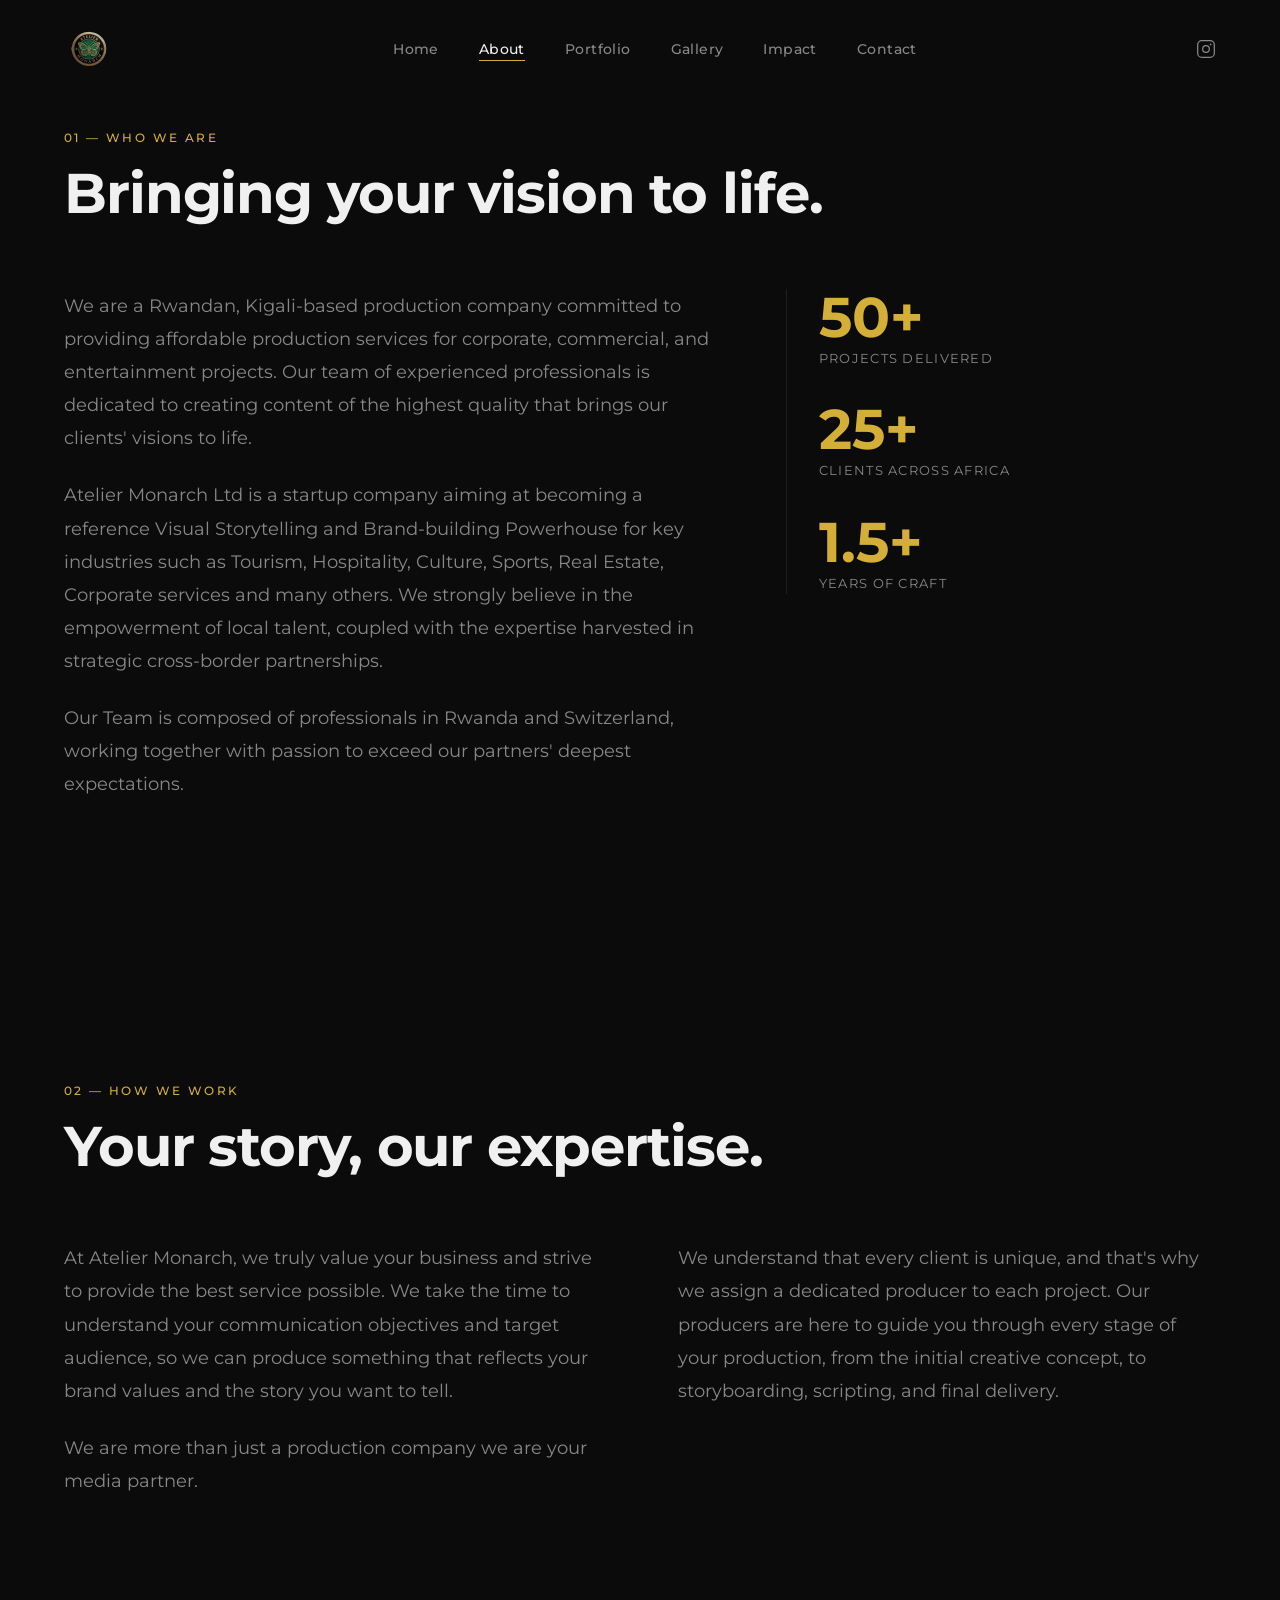
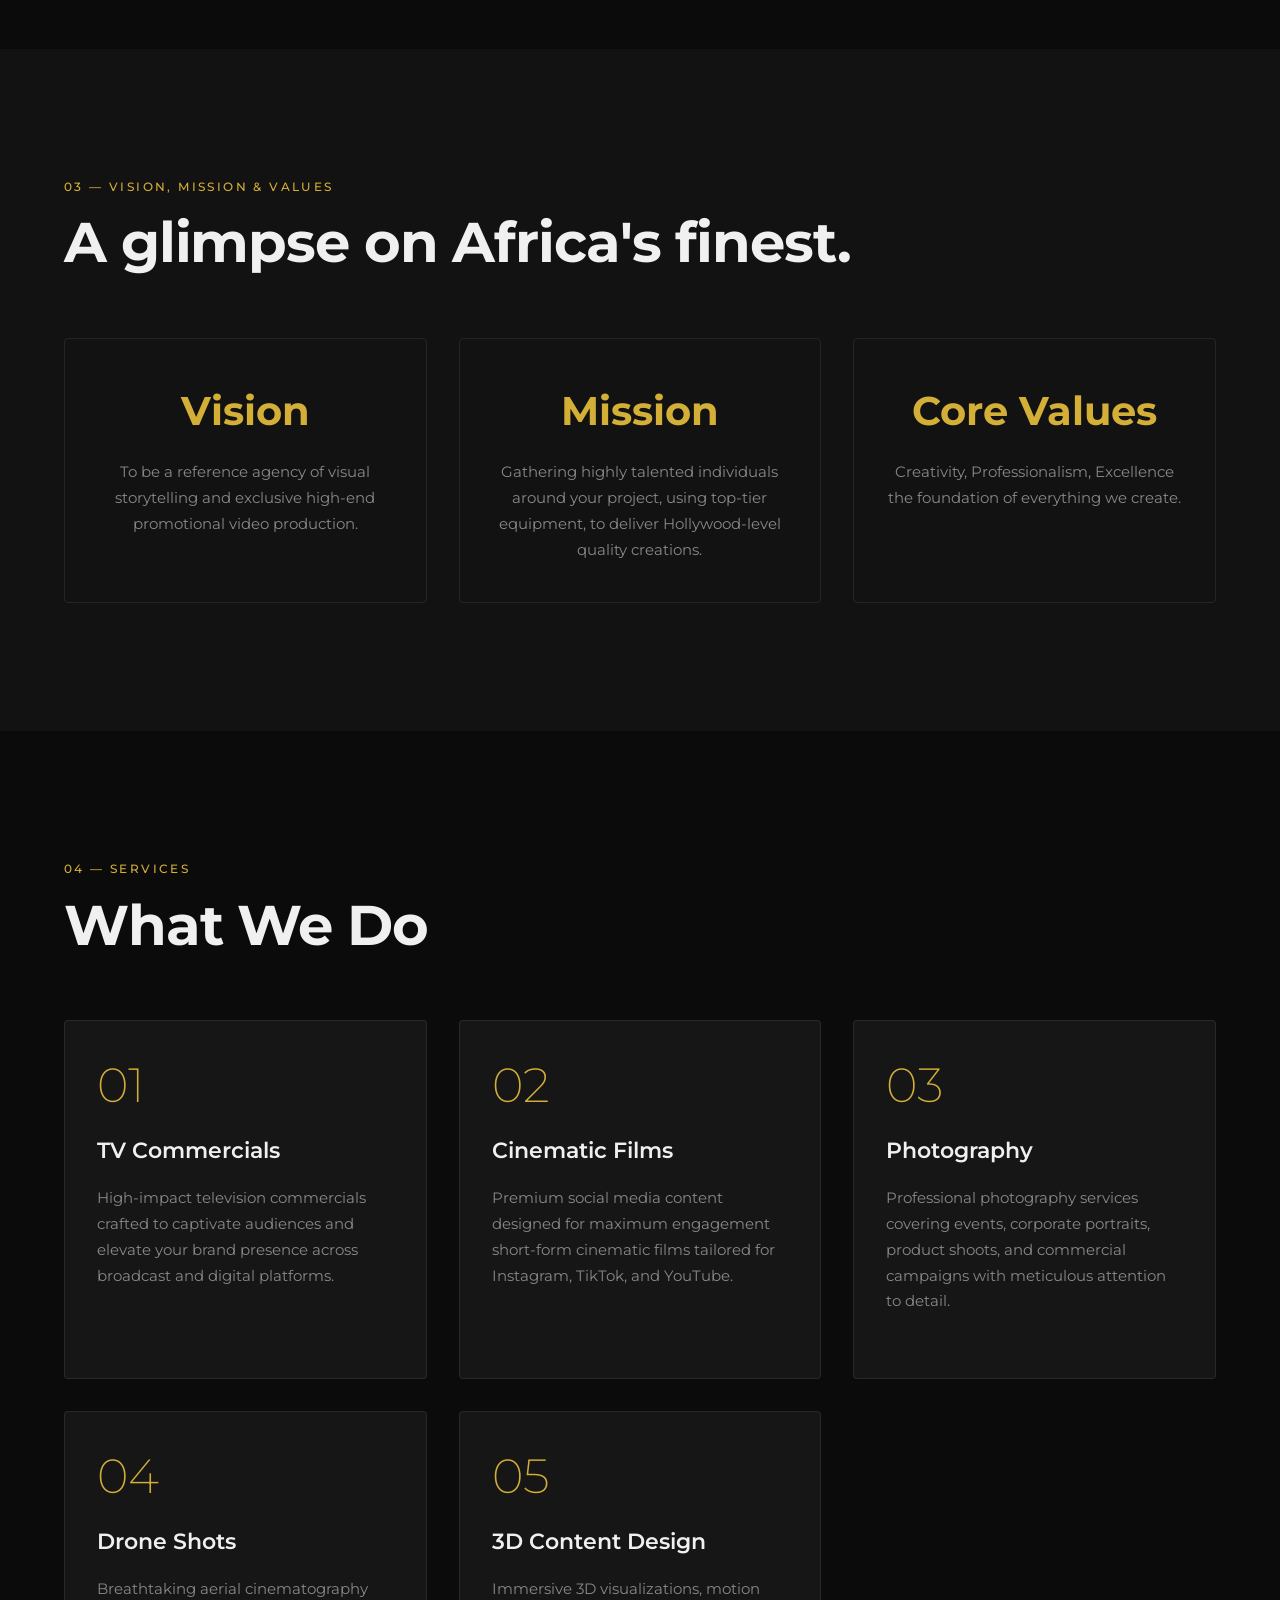
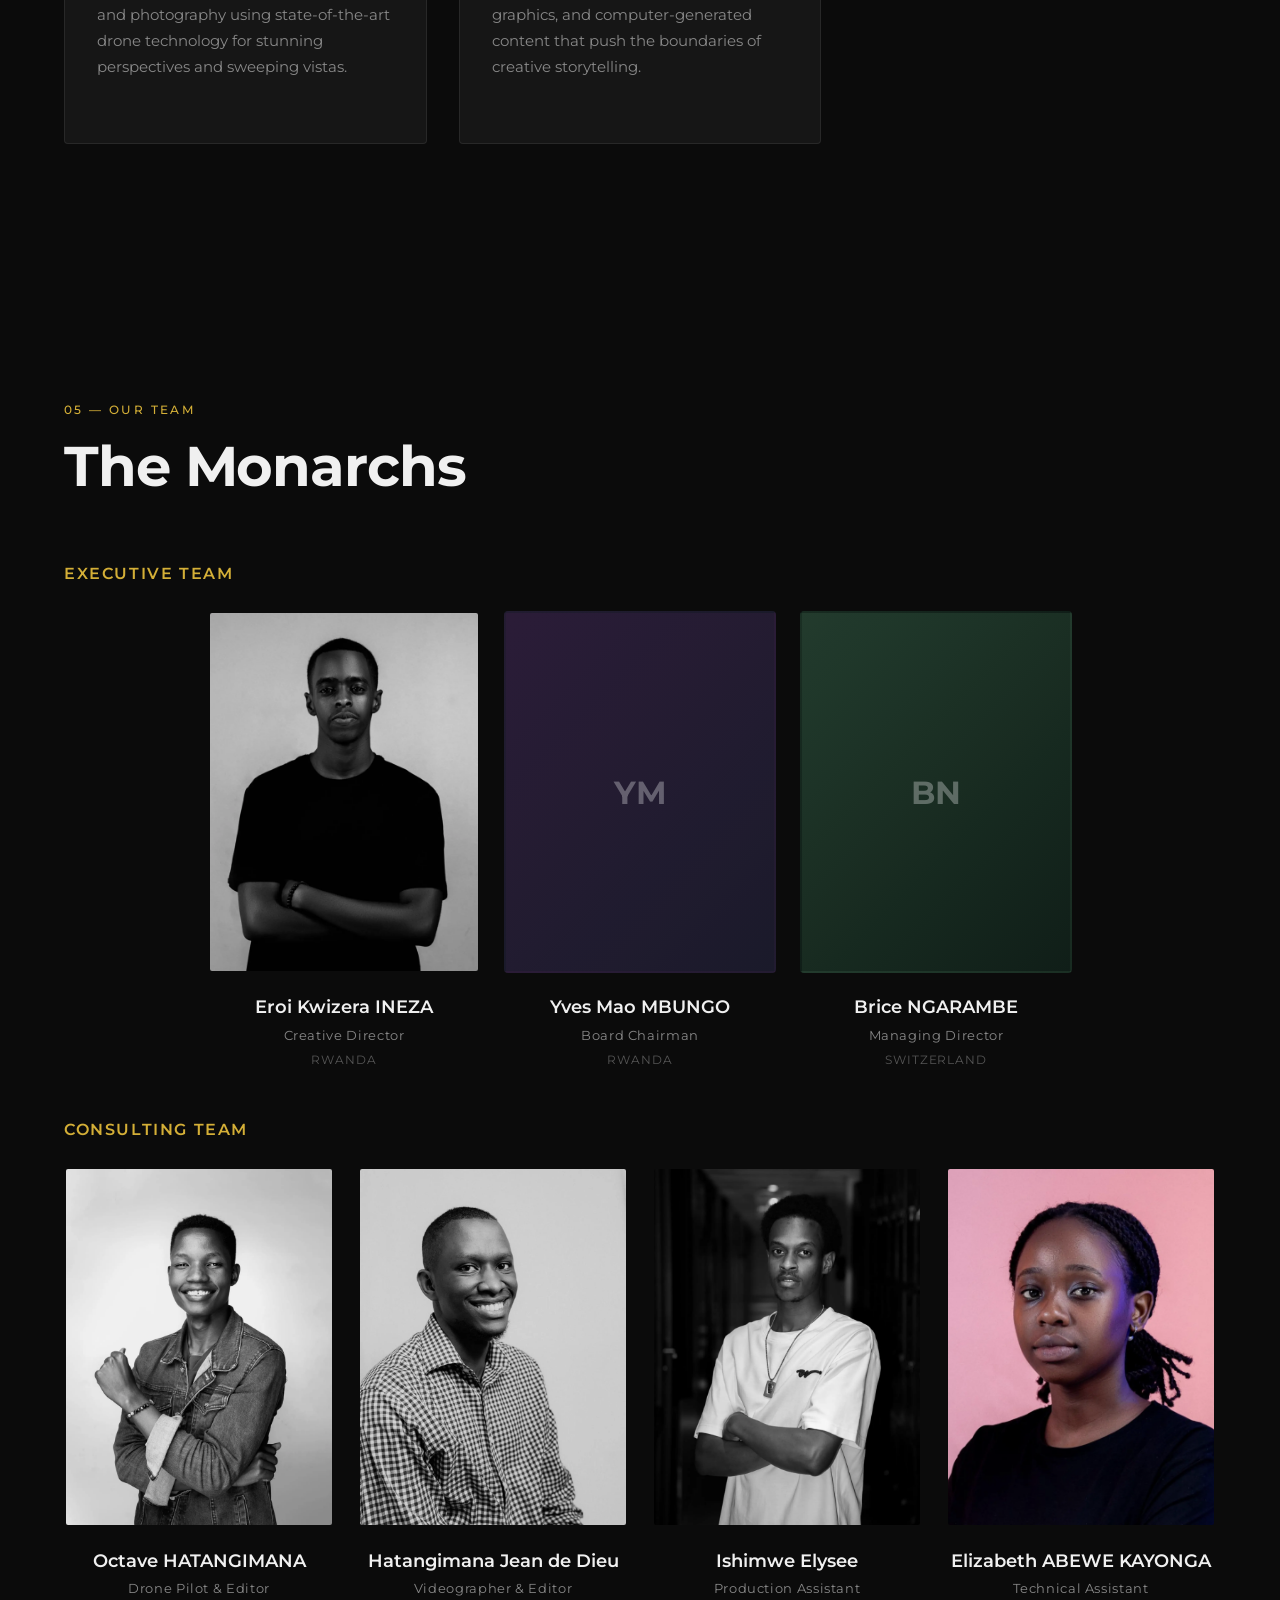
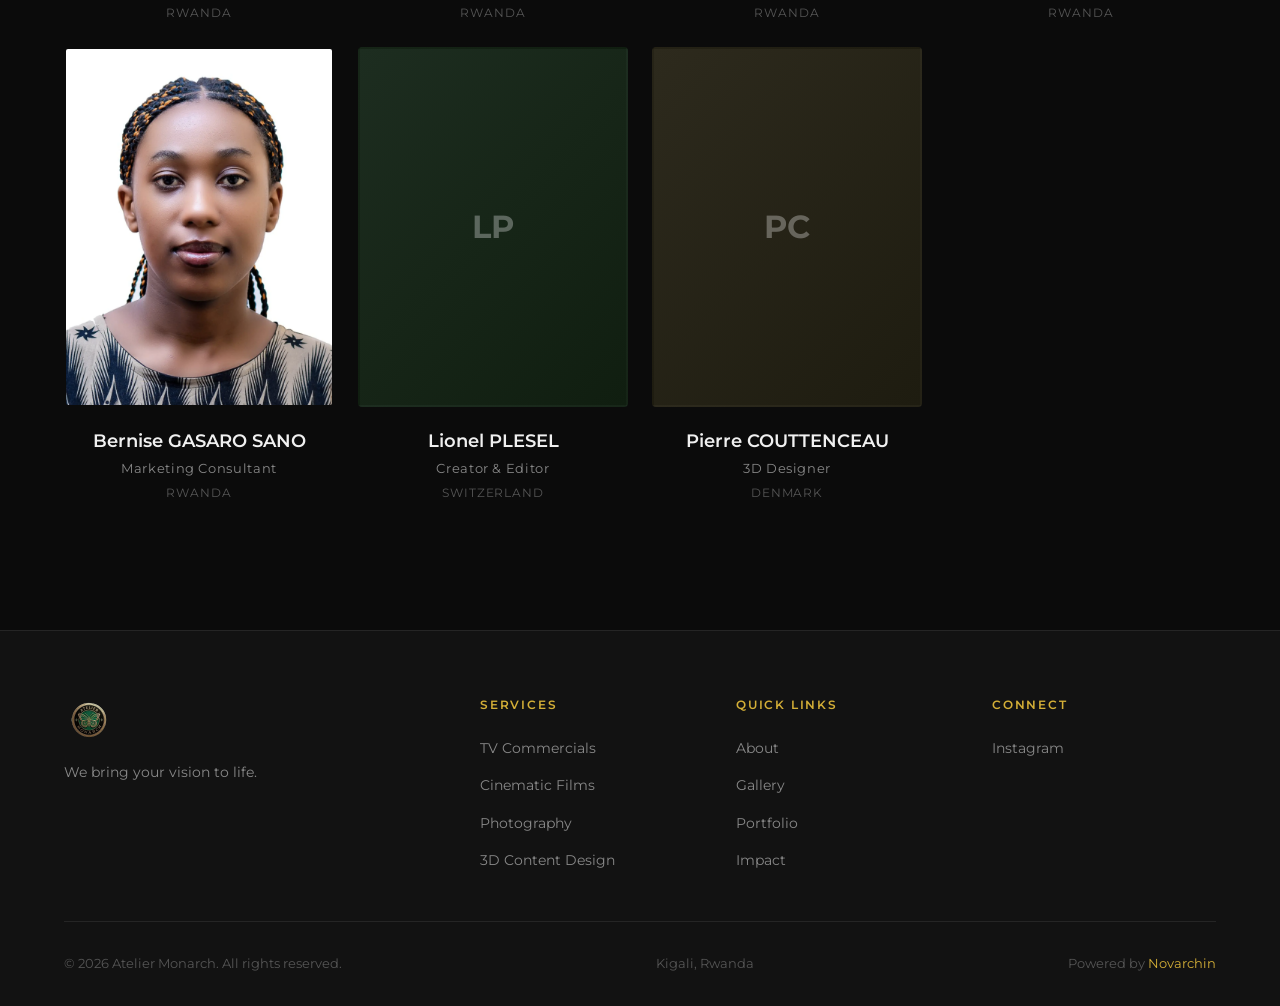
<file: pages/about.html>
<!DOCTYPE html>
<html lang="en">
<head>
  <meta charset="UTF-8" />
  <meta name="viewport" content="width=device-width, initial-scale=1.0" />
  <meta name="description" content="About Atelier Monarch — a Rwandan Kigali-based production company providing affordable production services for corporate, commercial, and entertainment projects." />
  <meta name="author" content="Atelier Monarch" />
  <meta name="theme-color" content="#0a0a0a" />

  <meta property="og:type" content="website" />
  <meta property="og:title" content="About — Atelier Monarch | Visual Storytelling & Production" />
  <meta property="og:description" content="About Atelier Monarch — a Rwandan Kigali-based production company." />
  <meta property="og:image" content="/assets/hero/DSC00515-2.webp" />
  <meta property="og:url" content="https://ateliermonarch.org" />
  <meta name="twitter:card" content="summary_large_image" />
  <meta name="twitter:title" content="About — Atelier Monarch" />
  <meta name="twitter:description" content="About Atelier Monarch — a Rwandan Kigali-based production company." />

  <link rel="icon" type="image/webp" href="../assets/logo/logo.webp" />

  <link rel="preconnect" href="https://fonts.googleapis.com" />
  <link rel="preconnect" href="https://fonts.gstatic.com" crossorigin />
  <link href="https://fonts.googleapis.com/css2?family=Montserrat:wght@300;400;500;600;700;800&display=swap" rel="stylesheet" />

  <link rel="stylesheet" href="../css/style.css" />

  <title>About — Atelier Monarch | Visual Storytelling & Production</title>
</head>
<body>
  <a href="#main" class="skip-link">Skip to content</a>

  <!-- ==================== HEADER / NAV ==================== -->
  <header class="site-header" id="siteHeader">
    <div class="header-inner">
      <a href="../index.html" class="logo" aria-label="Atelier Monarch home">
        <img class="logo-mark" src="../assets/logo/logo.webp" alt="Atelier Monarch" />
      </a>

      <nav class="main-nav" id="mainNav" aria-label="Primary navigation">
        <ul class="nav-list">
          <li><a href="../index.html" class="nav-link">Home</a></li>
          <li><a href="about.html" class="nav-link">About</a></li>
          <li><a href="portfolio.html" class="nav-link">Portfolio</a></li>
          <li><a href="gallery.html" class="nav-link">Gallery</a></li>
          <li><a href="impact.html" class="nav-link">Impact</a></li>
          <li><a href="contact.html" class="nav-link">Contact</a></li>
        </ul>
      </nav>

      <div class="header-socials">
        <a href="https://www.instagram.com/kwizera_eroi?igsh=eWtpc2pjY3Zzemph" target="_blank" rel="noopener" aria-label="Instagram" class="social-icon">
          <svg viewBox="0 0 24 24" fill="none" stroke="currentColor" stroke-width="1.5" width="20" height="20"><rect x="2" y="2" width="20" height="20" rx="5"/><circle cx="12" cy="12" r="4"/><circle cx="17.5" cy="6.5" r="1" fill="currentColor" stroke="none"/></svg>
        </a>
        <!-- <a href="https://youtube.com" target="_blank" rel="noopener" aria-label="YouTube" class="social-icon">
          <svg viewBox="0 0 24 24" fill="none" stroke="currentColor" stroke-width="1.5" width="20" height="20"><path d="M22 12s0-3.5-.45-5.18a2.78 2.78 0 0 0-1.96-1.96C17.9 4.4 12 4.4 12 4.4s-5.9 0-7.59.46a2.78 2.78 0 0 0-1.96 1.96C2 8.5 2 12 2 12s0 3.5.45 5.18a2.78 2.78 0 0 0 1.96 1.96C6.1 19.6 12 19.6 12 19.6s5.9 0 7.59-.46a2.78 2.78 0 0 0 1.96-1.96C22 15.5 22 12 22 12z"/><path d="M10 15.5l5-3.5-5-3.5z" fill="currentColor" stroke="none"/></svg>
        </a> -->
        <!-- <a href="https://linkedin.com" target="_blank" rel="noopener" aria-label="LinkedIn" class="social-icon">
          <svg viewBox="0 0 24 24" fill="none" stroke="currentColor" stroke-width="1.5" width="20" height="20"><path d="M16 8a6 6 0 0 1 6 6v7h-4v-7a2 2 0 0 0-4 0v7h-4v-7a6 6 0 0 1 6-6z"/><rect x="2" y="9" width="4" height="12"/><circle cx="4" cy="4" r="2"/></svg>
        </a> -->
        <!-- <a href="https://x.com" target="_blank" rel="noopener" aria-label="X (Twitter)" class="social-icon">
          <svg viewBox="0 0 24 24" fill="currentColor" width="18" height="18"><path d="M18.244 2.25h3.308l-7.227 8.26 8.502 11.24h-6.66l-5.214-6.817L4.99 21.75H1.68l7.73-8.835L1.254 2.25H8.08l4.713 6.231zm-1.161 17.52h1.833L7.084 4.126H5.117z"/></svg>
        </a> -->
      </div>

      <button class="menu-toggle" id="menuToggle" aria-label="Open menu" aria-expanded="false" aria-controls="mobileNav">
        <span class="bar"></span>
        <span class="bar"></span>
        <span class="bar"></span>
      </button>
    </div>
  </header>

  <!-- Mobile full-screen overlay nav -->
  <div class="mobile-nav" id="mobileNav" aria-hidden="true">
    <div class="mobile-nav-accent" aria-hidden="true"></div>
    <nav aria-label="Mobile navigation">
      <ul class="mobile-nav-list">
        <li><a href="../index.html" class="mobile-link">Home</a></li>
        <li><a href="about.html" class="mobile-link">About</a></li>
        <li><a href="portfolio.html" class="mobile-link">Portfolio</a></li>
        <li><a href="gallery.html" class="mobile-link">Gallery</a></li>
        <li><a href="impact.html" class="mobile-link">Impact</a></li>
        <li><a href="contact.html" class="mobile-link">Contact</a></li>
      </ul>
    </nav>
    <div class="mobile-nav-socials">
      <a href="https://www.instagram.com/kwizera_eroi?igsh=eWtpc2pjY3Zzemph" target="_blank" rel="noopener" aria-label="Instagram">Instagram</a>
      <!-- <a href="https://youtube.com" target="_blank" rel="noopener" aria-label="YouTube">YouTube</a> -->
      <!-- <a href="https://linkedin.com" target="_blank" rel="noopener" aria-label="LinkedIn">LinkedIn</a> -->
      <!-- <a href="https://x.com" target="_blank" rel="noopener" aria-label="X">X</a> -->
    </div>
  </div>

  <main id="main">
    <!-- ==================== WHO WE ARE ==================== -->
    <section class="about" id="about">
      <div class="container">
        <div class="section-header" data-animate>
          <span class="section-label">01 — Who We Are</span>
          <h2 class="section-title">Bringing your vision to life.</h2>
        </div>
        <div class="about-grid">
          <div class="about-text" data-animate>
            <p>
              We are a Rwandan, Kigali-based production company committed to providing
              affordable production services for corporate, commercial, and entertainment
              projects. Our team of experienced professionals is dedicated to creating
              content of the highest quality that brings our clients' visions to life.
            </p>
            <p>
              Atelier Monarch Ltd is a startup company aiming at becoming a reference
              Visual Storytelling and Brand-building Powerhouse for key industries such as
              Tourism, Hospitality, Culture, Sports, Real Estate, Corporate services and
              many others. We strongly believe in the empowerment of local talent, coupled
              with the expertise harvested in strategic cross-border partnerships.
            </p>
            <p>
              Our Team is composed of professionals in Rwanda and Switzerland, working
              together with passion to exceed our partners' deepest expectations.
            </p>
          </div>
          <div class="about-stats" data-animate>
            <div class="stat">
              <span class="stat-number" data-count="50">0</span>
              <span class="stat-label">Projects Delivered</span>
            </div>
            <div class="stat">
              <span class="stat-number" data-count="25">0</span>
              <span class="stat-label">Clients Across Africa</span>
            </div>
            <div class="stat">
              <span class="stat-number">1.5+</span>
              <span class="stat-label">Years of Craft</span>
            </div>
          </div>
        </div>
      </div>
    </section>

    <!-- ==================== HOW WE WORK ==================== -->
    <section class="services" id="how-we-work">
      <div class="container">
        <div class="section-header" data-animate>
          <span class="section-label">02 — How We Work</span>
          <h2 class="section-title">Your story, our expertise.</h2>
        </div>
        <div class="about-grid" style="grid-template-columns: 1fr 1fr;">
          <div class="about-text" data-animate>
            <p>
              At Atelier Monarch, we truly value your business and strive to provide
              the best service possible. We take the time to understand your communication
              objectives and target audience, so we can produce something that reflects
              your brand values and the story you want to tell.
            </p>
            <p>
              We are more than just a production company we are your media partner.
            </p>
          </div>
          <div class="about-text" data-animate>
            <p>
              We understand that every client is unique, and that's why we assign a
              dedicated producer to each project. Our producers are here to guide you
              through every stage of your production, from the initial creative concept,
              to storyboarding, scripting, and final delivery.
            </p>
          </div>
        </div>
      </div>
    </section>

    <!-- ==================== VISION, MISSION & VALUES ==================== -->
    <section class="impact" id="vision">
      <div class="container">
        <div class="section-header" data-animate>
          <span class="section-label">03 — Vision, Mission & Values</span>
          <h2 class="section-title">A glimpse on Africa's finest.</h2>
        </div>
        <div class="impact-grid">
          <div class="impact-card" data-animate>
            <h3>Vision</h3>
            <p>To be a reference agency of visual storytelling and exclusive high-end promotional video production.</p>
          </div>
          <div class="impact-card" data-animate>
            <h3>Mission</h3>
            <p>Gathering highly talented individuals around your project, using top-tier equipment, to deliver Hollywood-level quality creations.</p>
          </div>
          <div class="impact-card" data-animate>
            <h3>Core Values</h3>
            <p>Creativity, Professionalism, Excellence the foundation of everything we create.</p>
          </div>
        </div>
      </div>
    </section>

    <!-- ==================== SERVICES ==================== -->
    <section class="services" id="services">
      <div class="container">
        <div class="section-header" data-animate>
          <span class="section-label">04 — Services</span>
          <h2 class="section-title">What We Do</h2>
        </div>
        <div class="services-grid">
          <div class="service-card" data-animate>
            <span class="service-number">01</span>
            <h3 class="service-title">TV Commercials</h3>
            <p class="service-desc">
              High-impact television commercials crafted to captivate audiences and elevate
              your brand presence across broadcast and digital platforms.
            </p>
          </div>

          <div class="service-card" data-animate>
            <span class="service-number">02</span>
            <h3 class="service-title">Cinematic Films</h3>
            <p class="service-desc">
              Premium social media content designed for maximum engagement short-form
              cinematic films tailored for Instagram, TikTok, and YouTube.
            </p>
          </div>

          <div class="service-card" data-animate>
            <span class="service-number">03</span>
            <h3 class="service-title">Photography</h3>
            <p class="service-desc">
              Professional photography services covering events, corporate portraits,
              product shoots, and commercial campaigns with meticulous attention to detail.
            </p>
          </div>

          <div class="service-card" data-animate>
            <span class="service-number">04</span>
            <h3 class="service-title">Drone Shots</h3>
            <p class="service-desc">
              Breathtaking aerial cinematography and photography using state-of-the-art
              drone technology for stunning perspectives and sweeping vistas.
            </p>
          </div>

          <div class="service-card" data-animate>
            <span class="service-number">05</span>
            <h3 class="service-title">3D Content Design</h3>
            <p class="service-desc">
              Immersive 3D visualizations, motion graphics, and computer-generated content
              that push the boundaries of creative storytelling.
            </p>
          </div>
        </div>
      </div>
    </section>

    <!-- ==================== OUR TEAM ==================== -->
    <section class="team" id="team">
      <div class="container">
        <div class="section-header" data-animate>
          <span class="section-label">05 — Our Team</span>
          <h2 class="section-title">The Monarchs</h2>
        </div>

        <h3 class="team-subtitle" data-animate>Executive Team</h3>
        <div class="team-grid team-grid--exec" data-animate>
          <article class="team-card">
            <div class="team-photo">
              <img src="../assets/team/eloi.webp" alt="Eroi Kwizera INEZA" />
            </div>
            <h3 class="team-name">Eroi Kwizera INEZA</h3>
            <p class="team-role">Creative Director</p>
            <p class="team-location">Rwanda</p>
          </article>
          <article class="team-card">
            <div class="team-photo" style="background: linear-gradient(135deg, #2d1b3d, #1a1a2e);">
              <span class="team-initials">YM</span>
            </div>
            <h3 class="team-name">Yves Mao MBUNGO</h3>
            <p class="team-role">Board Chairman</p>
            <p class="team-location">Rwanda</p>
          </article>
          <article class="team-card">
            <div class="team-photo" style="background: linear-gradient(135deg, #1e3d2b, #0d1f17);">
              <span class="team-initials">BN</span>
            </div>
            <h3 class="team-name">Brice NGARAMBE</h3>
            <p class="team-role">Managing Director</p>
            <p class="team-location">Switzerland</p>
          </article>
        </div>

        <h3 class="team-subtitle" data-animate>Consulting Team</h3>
        <div class="team-grid" data-animate>
          <article class="team-card">
            <div class="team-photo">
              <img src="../assets/updates/octave.webp" alt="Octave HATANGIMANA" />
            </div>
            <h3 class="team-name">Octave HATANGIMANA</h3>
            <p class="team-role">Drone Pilot & Editor</p>
            <p class="team-location">Rwanda</p>
          </article>
          <article class="team-card">
            <div class="team-photo">
              <img src="../assets/team/jean-de-dieu.webp" alt="Hatangimana Jean de Dieu" />
            </div>
            <h3 class="team-name">Hatangimana Jean de Dieu</h3>
            <p class="team-role">Videographer & Editor</p>
            <p class="team-location">Rwanda</p>
          </article>
          <article class="team-card">
            <div class="team-photo">
              <img src="../assets/updates/ishimwe.webp" alt="Ishimwe Elysee" />
            </div>
            <h3 class="team-name">Ishimwe Elysee</h3>
            <p class="team-role">Production Assistant</p>
            <p class="team-location">Rwanda</p>
          </article>
          <article class="team-card">
            <div class="team-photo">
              <img src="../assets/team/kayonga.webp" alt="Elizabeth ABEWE KAYONGA" />
            </div>
            <h3 class="team-name">Elizabeth ABEWE KAYONGA</h3>
            <p class="team-role">Technical Assistant</p>
            <p class="team-location">Rwanda</p>
          </article>
          <article class="team-card">
            <div class="team-photo">
              <img src="../assets/team/bernise.webp" alt="Bernise GASARO SANO" />
            </div>
            <h3 class="team-name">Bernise GASARO SANO</h3>
            <p class="team-role">Marketing Consultant</p>
            <p class="team-location">Rwanda</p>
          </article>
          <article class="team-card">
            <div class="team-photo" style="background: linear-gradient(135deg, #1a2e1e, #0d1f0d);">
              <span class="team-initials">LP</span>
            </div>
            <h3 class="team-name">Lionel PLESEL</h3>
            <p class="team-role">Creator & Editor</p>
            <p class="team-location">Switzerland</p>
          </article>
          <article class="team-card">
            <div class="team-photo" style="background: linear-gradient(135deg, #2e2a1a, #1f1c0d);">
              <span class="team-initials">PC</span>
            </div>
            <h3 class="team-name">Pierre COUTTENCEAU</h3>
            <p class="team-role">3D Designer</p>
            <p class="team-location">Denmark</p>
          </article>
        </div>
      </div>
    </section>
  </main>

  <!-- ==================== FOOTER ==================== -->
  <footer class="site-footer">
    <div class="container">
      <div class="footer-top">
        <div class="footer-brand">
          <a href="../index.html" class="logo">
            <img class="logo-mark" src="../assets/logo/logo.webp" alt="Atelier Monarch" />
          </a>
          <p class="footer-tagline">We bring your vision to life.</p>
        </div>

        <div class="footer-cols">
          <div class="footer-col">
            <h4>Services</h4>
            <ul>
              <li><a href="about.html">TV Commercials</a></li>
              <li><a href="about.html">Cinematic Films</a></li>
              <li><a href="about.html">Photography</a></li>
              <li><a href="about.html">3D Content Design</a></li>
            </ul>
          </div>
          <div class="footer-col">
            <h4>Quick Links</h4>
            <ul>
              <li><a href="about.html">About</a></li>
              <li><a href="gallery.html">Gallery</a></li>
              <li><a href="portfolio.html">Portfolio</a></li>
              <li><a href="impact.html">Impact</a></li>
            </ul>
          </div>
          <div class="footer-col">
            <h4>Connect</h4>
            <ul>
              <li><a href="https://www.instagram.com/kwizera_eroi?igsh=eWtpc2pjY3Zzemph" target="_blank" rel="noopener">Instagram</a></li>
              <li><!-- <a href="https://youtube.com" target="_blank" rel="noopener">YouTube</a> --></li>
              <li><!-- <a href="https://linkedin.com" target="_blank" rel="noopener">LinkedIn</a> --></li>
              <li><!-- <a href="https://x.com" target="_blank" rel="noopener">X</a> --></li>
            </ul>
          </div>
        </div>
      </div>

      <div class="footer-bottom">
        <p>&copy; <span id="currentYear">2026</span> Atelier Monarch. All rights reserved.</p>
        <p>Kigali, Rwanda</p>
        <p>Powered by <a href="https://novarchin.vercel.app" target="_blank" rel="noopener">Novarchin</a></p>
      </div>
    </div>
  </footer>

  <!-- ==================== VIDEO LIGHTBOX MODAL ==================== -->
  <div class="lightbox" id="lightbox" aria-hidden="true" role="dialog" aria-modal="true" aria-label="Video player">
    <div class="lightbox-backdrop" id="lightboxBackdrop"></div>
    <div class="lightbox-content">
      <button class="lightbox-close" id="lightboxClose" aria-label="Close">
        <svg viewBox="0 0 24 24" fill="none" stroke="currentColor" stroke-width="2" width="24" height="24"><line x1="18" y1="6" x2="6" y2="18"/><line x1="6" y1="6" x2="18" y2="18"/></svg>
      </button>
      <div class="lightbox-video" id="lightboxVideo"></div>
      <img class="lightbox-image" id="lightboxImage" alt="" />
    </div>
  </div>

  <script defer src="../js/main.js"></script>
</body>
</html>
</file>
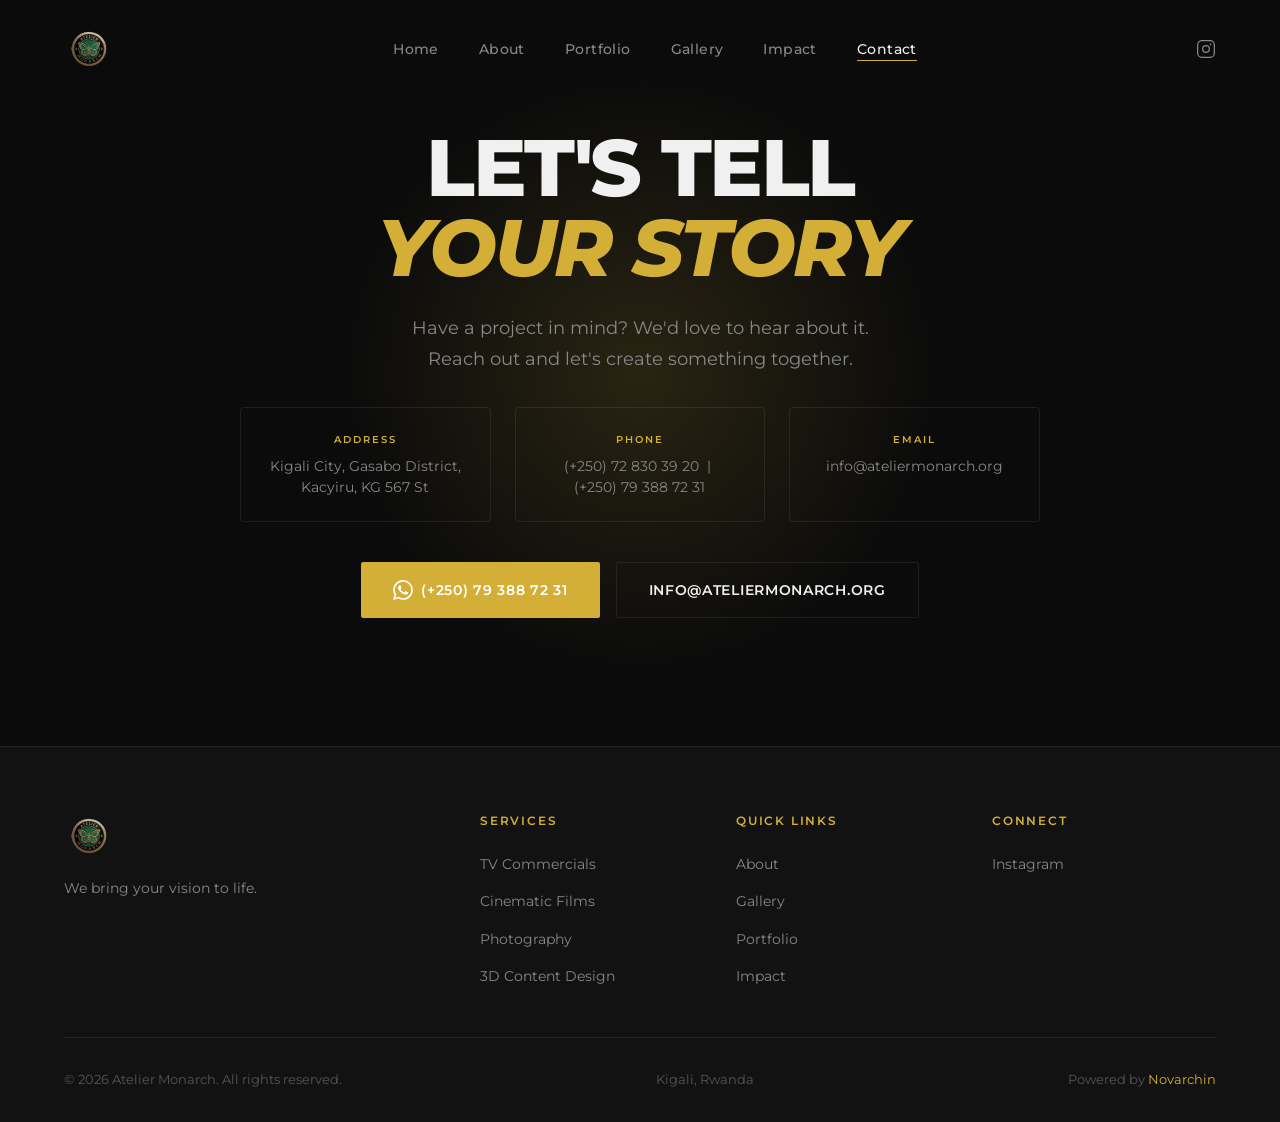
<file: pages/contact.html>
<!DOCTYPE html>
<html lang="en">
<head>
  <meta charset="UTF-8" />
  <meta name="viewport" content="width=device-width, initial-scale=1.0" />
  <meta name="description" content="Contact Atelier Monarch — Get in touch with our creative film & production agency in Kigali, Rwanda." />
  <meta name="author" content="Atelier Monarch" />
  <meta name="theme-color" content="#0a0a0a" />

  <meta property="og:type" content="website" />
  <meta property="og:title" content="Contact — Atelier Monarch | Visual Storytelling & Production" />
  <meta property="og:description" content="Get in touch with Atelier Monarch. Let's create something cinematic together." />
  <meta property="og:image" content="/assets/hero/DSC00515-2.webp" />
  <meta property="og:url" content="https://ateliermonarch.org" />
  <meta name="twitter:card" content="summary_large_image" />
  <meta name="twitter:title" content="Contact — Atelier Monarch" />
  <meta name="twitter:description" content="Get in touch with Atelier Monarch." />

  <link rel="icon" type="image/webp" href="../assets/logo/logo.webp" />

  <link rel="preconnect" href="https://fonts.googleapis.com" />
  <link rel="preconnect" href="https://fonts.gstatic.com" crossorigin />
  <link href="https://fonts.googleapis.com/css2?family=Montserrat:wght@300;400;500;600;700;800&display=swap" rel="stylesheet" />

  <link rel="stylesheet" href="../css/style.css" />

  <title>Contact — Atelier Monarch | Visual Storytelling & Production</title>
</head>
<body>
  <a href="#main" class="skip-link">Skip to content</a>

  <!-- ==================== HEADER / NAV ==================== -->
  <header class="site-header" id="siteHeader">
    <div class="header-inner">
      <a href="../index.html" class="logo" aria-label="Atelier Monarch home">
        <img class="logo-mark" src="../assets/logo/logo.webp" alt="Atelier Monarch" />
      </a>

      <nav class="main-nav" id="mainNav" aria-label="Primary navigation">
        <ul class="nav-list">
          <li><a href="../index.html" class="nav-link">Home</a></li>
          <li><a href="about.html" class="nav-link">About</a></li>
          <li><a href="portfolio.html" class="nav-link">Portfolio</a></li>
          <li><a href="gallery.html" class="nav-link">Gallery</a></li>
          <li><a href="impact.html" class="nav-link">Impact</a></li>
          <li><a href="contact.html" class="nav-link">Contact</a></li>
        </ul>
      </nav>

      <div class="header-socials">
        <a href="https://www.instagram.com/kwizera_eroi?igsh=eWtpc2pjY3Zzemph" target="_blank" rel="noopener" aria-label="Instagram" class="social-icon">
          <svg viewBox="0 0 24 24" fill="none" stroke="currentColor" stroke-width="1.5" width="20" height="20"><rect x="2" y="2" width="20" height="20" rx="5"/><circle cx="12" cy="12" r="4"/><circle cx="17.5" cy="6.5" r="1" fill="currentColor" stroke="none"/></svg>
        </a>
        <!-- <a href="https://youtube.com" target="_blank" rel="noopener" aria-label="YouTube" class="social-icon">
          <svg viewBox="0 0 24 24" fill="none" stroke="currentColor" stroke-width="1.5" width="20" height="20"><path d="M22 12s0-3.5-.45-5.18a2.78 2.78 0 0 0-1.96-1.96C17.9 4.4 12 4.4 12 4.4s-5.9 0-7.59.46a2.78 2.78 0 0 0-1.96 1.96C2 8.5 2 12 2 12s0 3.5.45 5.18a2.78 2.78 0 0 0 1.96 1.96C6.1 19.6 12 19.6 12 19.6s5.9 0 7.59-.46a2.78 2.78 0 0 0 1.96-1.96C22 15.5 22 12 22 12z"/><path d="M10 15.5l5-3.5-5-3.5z" fill="currentColor" stroke="none"/></svg>
        </a> -->
        <!-- <a href="https://linkedin.com" target="_blank" rel="noopener" aria-label="LinkedIn" class="social-icon">
          <svg viewBox="0 0 24 24" fill="none" stroke="currentColor" stroke-width="1.5" width="20" height="20"><path d="M16 8a6 6 0 0 1 6 6v7h-4v-7a2 2 0 0 0-4 0v7h-4v-7a6 6 0 0 1 6-6z"/><rect x="2" y="9" width="4" height="12"/><circle cx="4" cy="4" r="2"/></svg>
        </a> -->
        <!-- <a href="https://x.com" target="_blank" rel="noopener" aria-label="X (Twitter)" class="social-icon">
          <svg viewBox="0 0 24 24" fill="currentColor" width="18" height="18"><path d="M18.244 2.25h3.308l-7.227 8.26 8.502 11.24h-6.66l-5.214-6.817L4.99 21.75H1.68l7.73-8.835L1.254 2.25H8.08l4.713 6.231zm-1.161 17.52h1.833L7.084 4.126H5.117z"/></svg>
        </a> -->
      </div>

      <button class="menu-toggle" id="menuToggle" aria-label="Open menu" aria-expanded="false" aria-controls="mobileNav">
        <span class="bar"></span>
        <span class="bar"></span>
        <span class="bar"></span>
      </button>
    </div>
  </header>

  <!-- Mobile full-screen overlay nav -->
  <div class="mobile-nav" id="mobileNav" aria-hidden="true">
    <div class="mobile-nav-accent" aria-hidden="true"></div>
    <nav aria-label="Mobile navigation">
      <ul class="mobile-nav-list">
        <li><a href="../index.html" class="mobile-link">Home</a></li>
        <li><a href="about.html" class="mobile-link">About</a></li>
        <li><a href="portfolio.html" class="mobile-link">Portfolio</a></li>
        <li><a href="gallery.html" class="mobile-link">Gallery</a></li>
        <li><a href="impact.html" class="mobile-link">Impact</a></li>
        <li><a href="contact.html" class="mobile-link">Contact</a></li>
      </ul>
    </nav>
    <div class="mobile-nav-socials">
      <a href="https://www.instagram.com/kwizera_eroi?igsh=eWtpc2pjY3Zzemph" target="_blank" rel="noopener" aria-label="Instagram">Instagram</a>
      <!-- <a href="https://youtube.com" target="_blank" rel="noopener" aria-label="YouTube">YouTube</a> -->
      <!-- <a href="https://linkedin.com" target="_blank" rel="noopener" aria-label="LinkedIn">LinkedIn</a> -->
      <!-- <a href="https://x.com" target="_blank" rel="noopener" aria-label="X">X</a> -->
    </div>
  </div>

  <main id="main">
    <!-- ==================== CONTACT / CTA ==================== -->
    <section class="contact" id="contact">
      <div class="container">
        <div class="contact-content" data-animate>
          <h2 class="contact-title">LET'S TELL<br /><span class="accent-text">YOUR STORY</span></h2>
          <p class="contact-sub">
            Have a project in mind? We'd love to hear about it.
            Reach out and let's create something together.
          </p>
          <div class="contact-details" data-animate>
            <div class="contact-detail">
              <span class="contact-detail-label">Address</span>
              <span class="contact-detail-value">Kigali City, Gasabo District, Kacyiru, KG 567 St</span>
            </div>
            <div class="contact-detail">
              <span class="contact-detail-label">Phone</span>
              <span class="contact-detail-value">(+250) 72 830 39 20 &nbsp;|&nbsp;<br>(+250) 79 388 72 31</span>
            </div>
            <div class="contact-detail">
              <span class="contact-detail-label">Email</span>
              <span class="contact-detail-value">info@ateliermonarch.org</span>
            </div>
          </div>
          <div class="contact-cta">
            <a href="https://wa.me/250793887231" target="_blank" rel="noopener" class="btn btn-primary magnetic">
              <svg viewBox="0 0 24 24" fill="currentColor" width="20" height="20" style="margin-right:8px;"><path d="M17.472 14.382c-.297-.149-1.758-.867-2.03-.967-.273-.099-.471-.148-.67.15-.197.297-.767.966-.94 1.164-.173.199-.347.223-.644.075-.297-.15-1.255-.463-2.39-1.475-.883-.788-1.48-1.761-1.653-2.059-.173-.297-.018-.458.13-.606.134-.133.298-.347.446-.52.149-.174.198-.298.298-.497.099-.198.05-.371-.025-.52-.075-.149-.669-1.612-.916-2.207-.242-.579-.487-.5-.669-.51l-.57-.01c-.198 0-.52.074-.792.372-.272.297-1.04 1.016-1.04 2.479 0 1.462 1.065 2.875 1.213 3.074.149.198 2.096 3.2 5.077 4.487.709.306 1.262.489 1.694.625.712.227 1.36.195 1.871.118.571-.085 1.758-.719 2.006-1.413.248-.694.248-1.289.173-1.413-.074-.124-.272-.198-.57-.347m-5.421 7.403h-.004a9.87 9.87 0 01-5.031-1.378l-.361-.214-3.741.982.998-3.648-.235-.374a9.86 9.86 0 01-1.51-5.26c.001-5.45 4.436-9.884 9.888-9.884 2.64 0 5.122 1.03 6.988 2.898a9.825 9.825 0 012.893 6.994c-.003 5.45-4.437 9.884-9.885 9.884m8.413-18.297A11.815 11.815 0 0012.05 0C5.495 0 .16 5.335.157 11.892c0 2.096.547 4.142 1.588 5.945L.057 24l6.305-1.654a11.882 11.882 0 005.683 1.448h.005c6.554 0 11.89-5.335 11.89-11.893a11.821 11.821 0 00-3.48-8.413z"/></svg>
              (+250) 79 388 72 31
            </a>
            <a href="mailto:info@ateliermonarch.org" class="btn btn-ghost magnetic">info@ateliermonarch.org</a>
          </div>
        </div>
      </div>
    </section>
  </main>

  <!-- ==================== FOOTER ==================== -->
  <footer class="site-footer">
    <div class="container">
      <div class="footer-top">
        <div class="footer-brand">
          <a href="../index.html" class="logo">
            <img class="logo-mark" src="../assets/logo/logo.webp" alt="Atelier Monarch" />
          </a>
          <p class="footer-tagline">We bring your vision to life.</p>
        </div>

        <div class="footer-cols">
          <div class="footer-col">
            <h4>Services</h4>
            <ul>
              <li><a href="about.html">TV Commercials</a></li>
              <li><a href="about.html">Cinematic Films</a></li>
              <li><a href="about.html">Photography</a></li>
              <li><a href="about.html">3D Content Design</a></li>
            </ul>
          </div>
          <div class="footer-col">
            <h4>Quick Links</h4>
            <ul>
              <li><a href="about.html">About</a></li>
              <li><a href="gallery.html">Gallery</a></li>
              <li><a href="portfolio.html">Portfolio</a></li>
              <li><a href="impact.html">Impact</a></li>
            </ul>
          </div>
          <div class="footer-col">
            <h4>Connect</h4>
            <ul>
              <li><a href="https://www.instagram.com/kwizera_eroi?igsh=eWtpc2pjY3Zzemph" target="_blank" rel="noopener">Instagram</a></li>
              <li><!-- <a href="https://youtube.com" target="_blank" rel="noopener">YouTube</a> --></li>
              <li><!-- <a href="https://linkedin.com" target="_blank" rel="noopener">LinkedIn</a> --></li>
              <li><!-- <a href="https://x.com" target="_blank" rel="noopener">X</a> --></li>
            </ul>
          </div>
        </div>
      </div>

      <div class="footer-bottom">
        <p>&copy; <span id="currentYear">2026</span> Atelier Monarch. All rights reserved.</p>
        <p>Kigali, Rwanda</p>
        <p>Powered by <a href="https://novarchin.vercel.app" target="_blank" rel="noopener">Novarchin</a></p>
      </div>
    </div>
  </footer>

  <!-- ==================== VIDEO LIGHTBOX MODAL ==================== -->
  <div class="lightbox" id="lightbox" aria-hidden="true" role="dialog" aria-modal="true" aria-label="Video player">
    <div class="lightbox-backdrop" id="lightboxBackdrop"></div>
    <div class="lightbox-content">
      <button class="lightbox-close" id="lightboxClose" aria-label="Close">
        <svg viewBox="0 0 24 24" fill="none" stroke="currentColor" stroke-width="2" width="24" height="24"><line x1="18" y1="6" x2="6" y2="18"/><line x1="6" y1="6" x2="18" y2="18"/></svg>
      </button>
      <div class="lightbox-video" id="lightboxVideo"></div>
      <img class="lightbox-image" id="lightboxImage" alt="" />
    </div>
  </div>

  <script defer src="../js/main.js"></script>
</body>
</html>
</file>
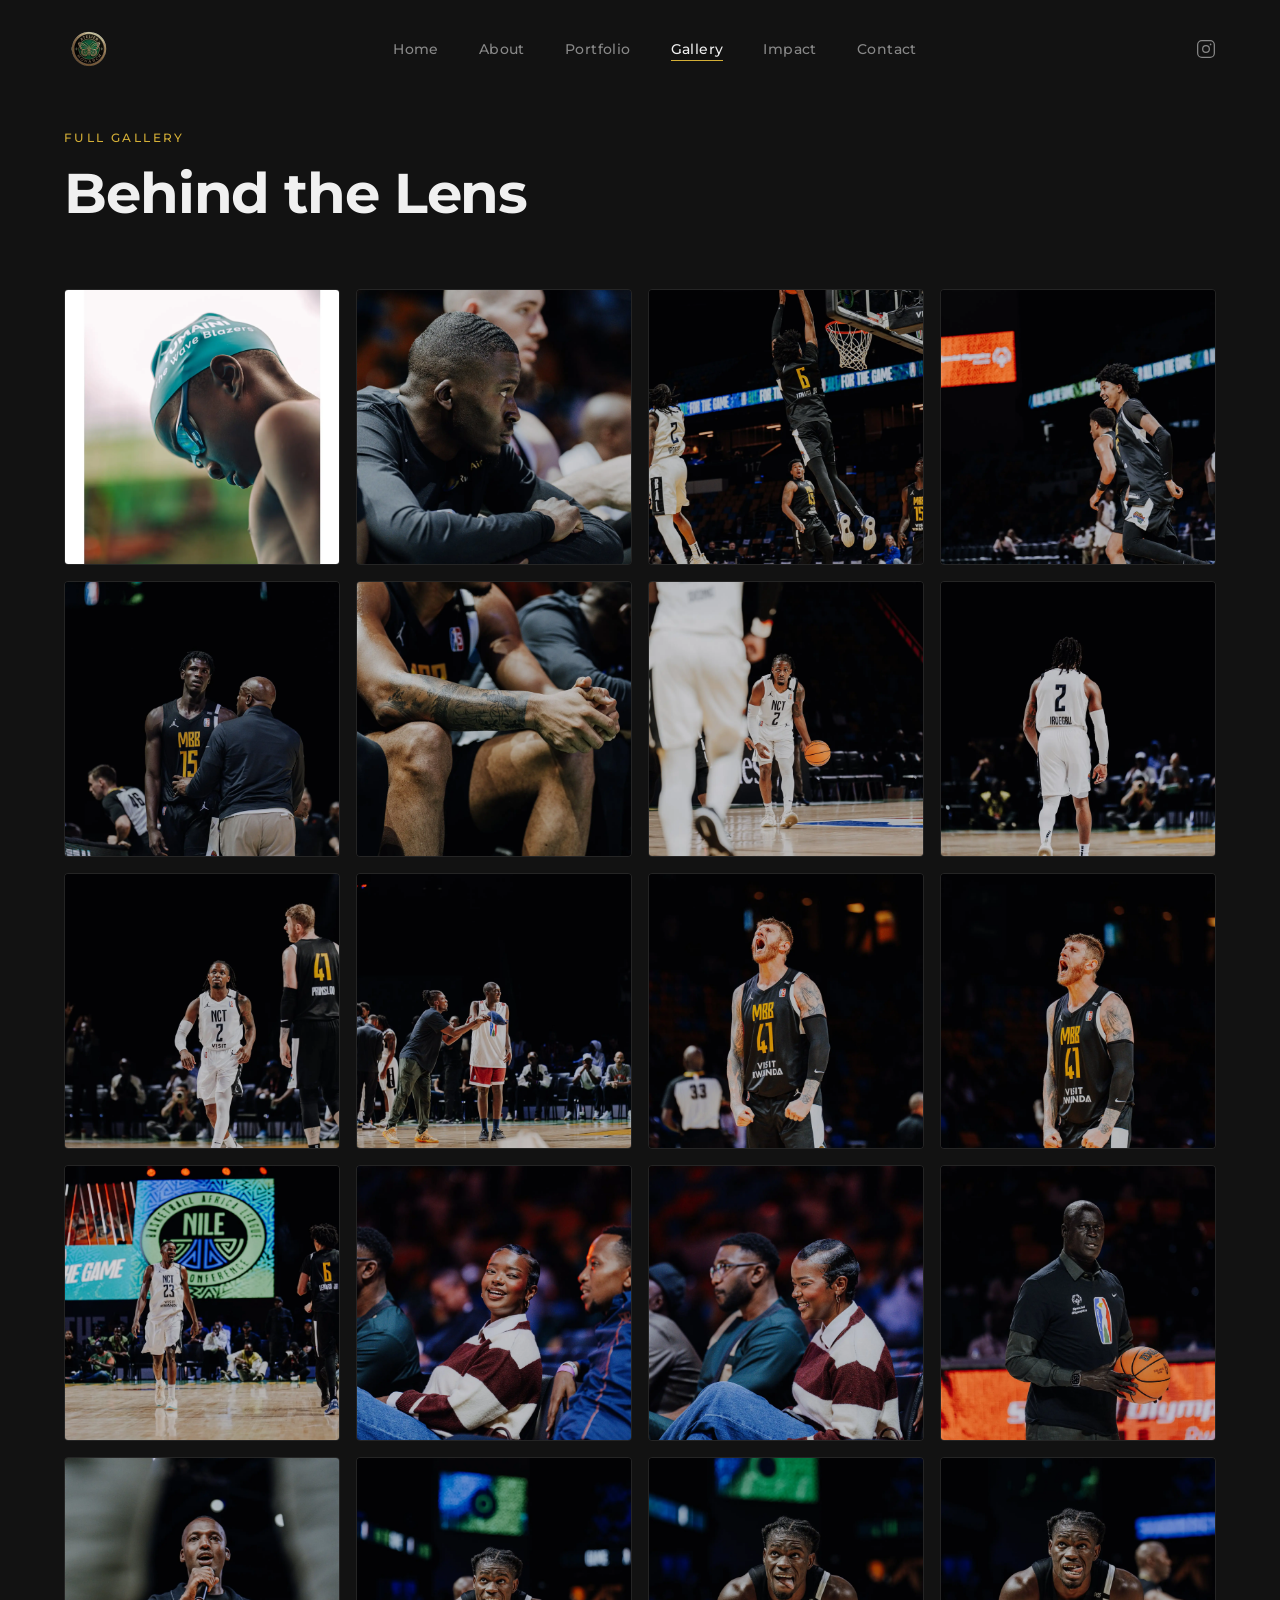
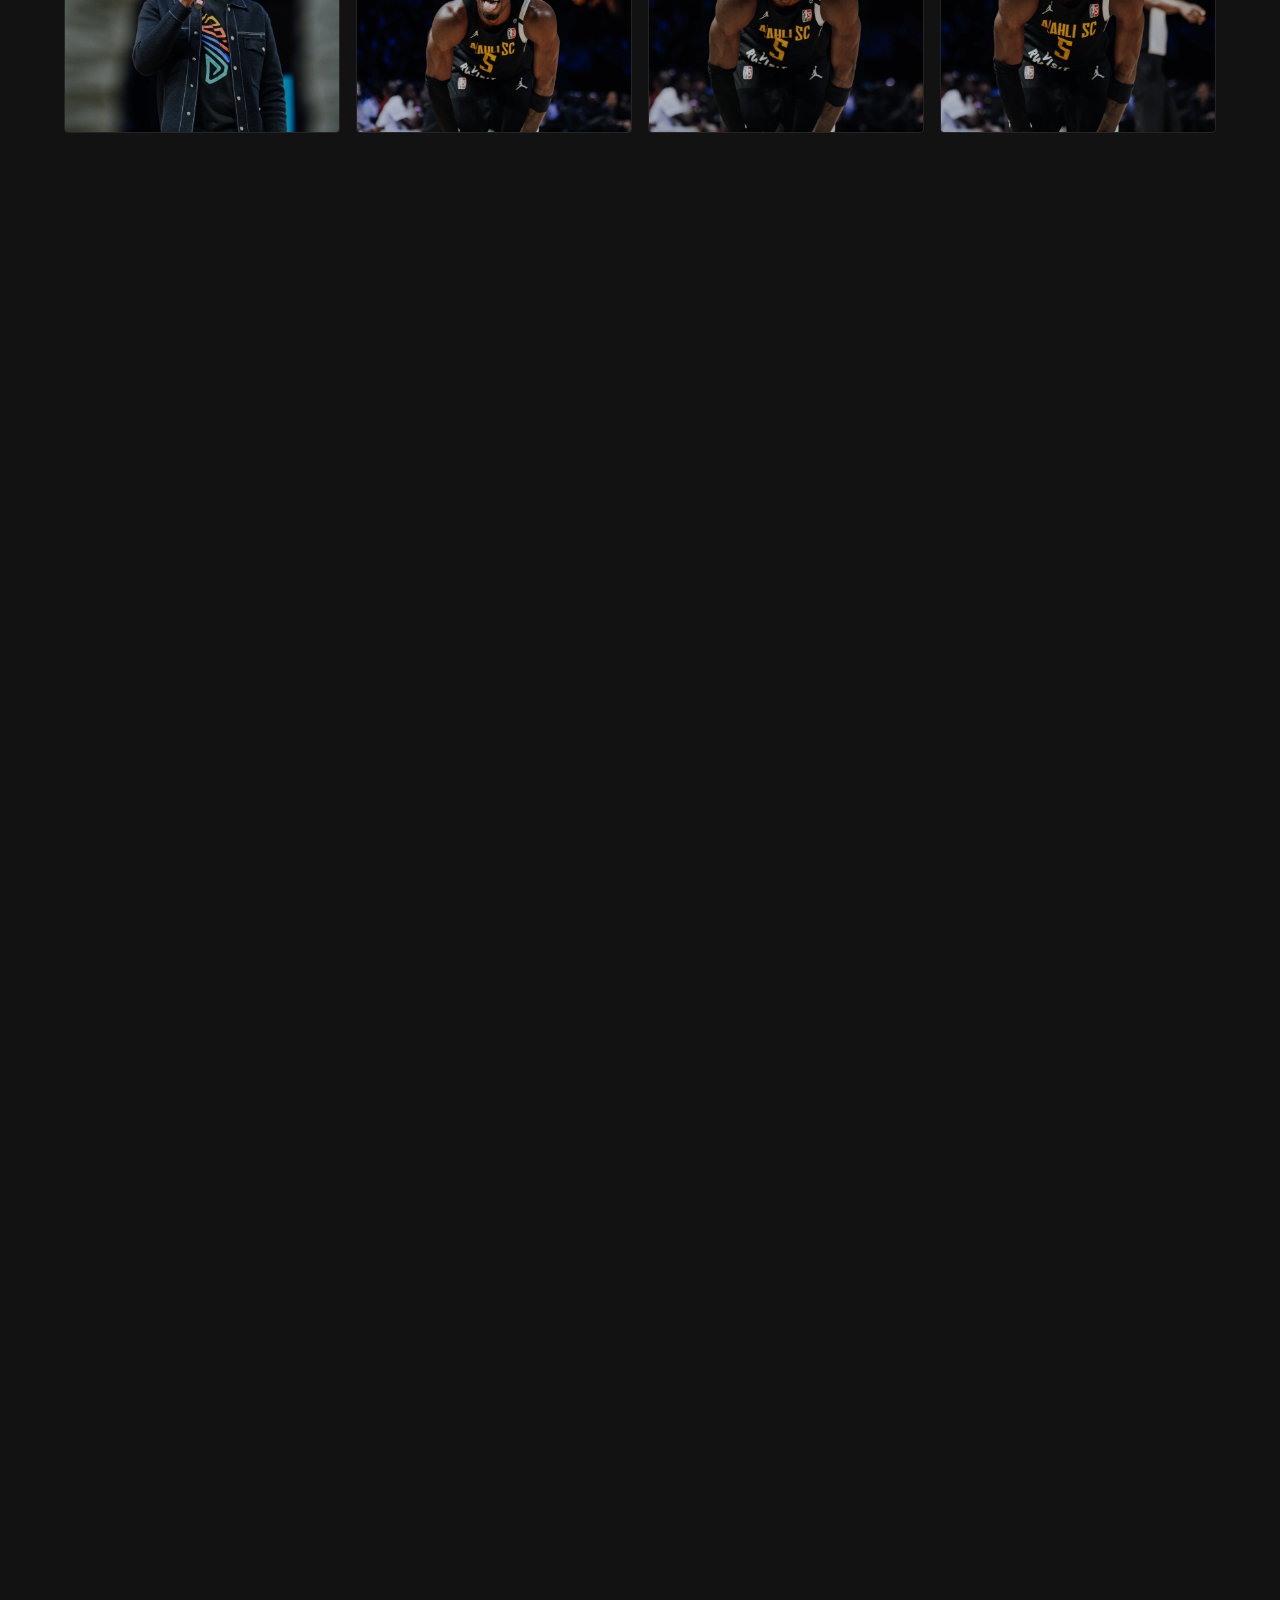
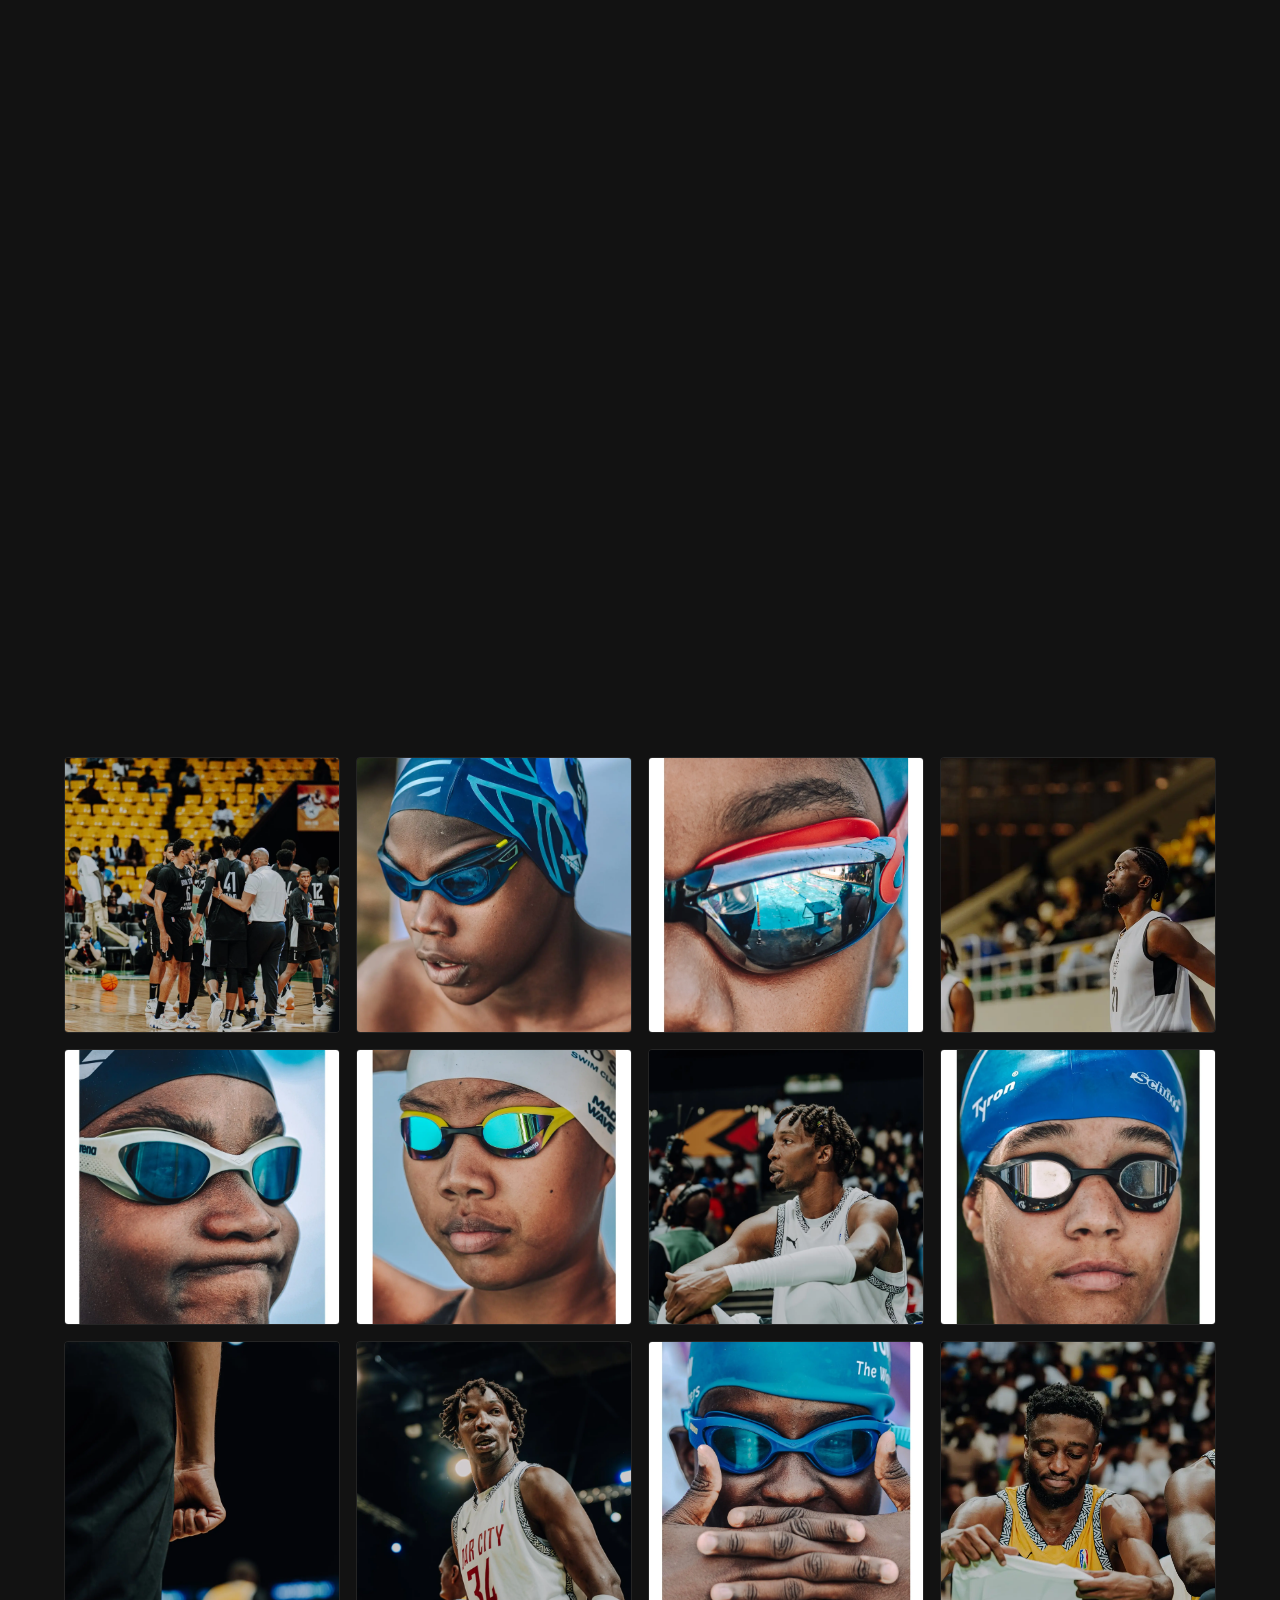
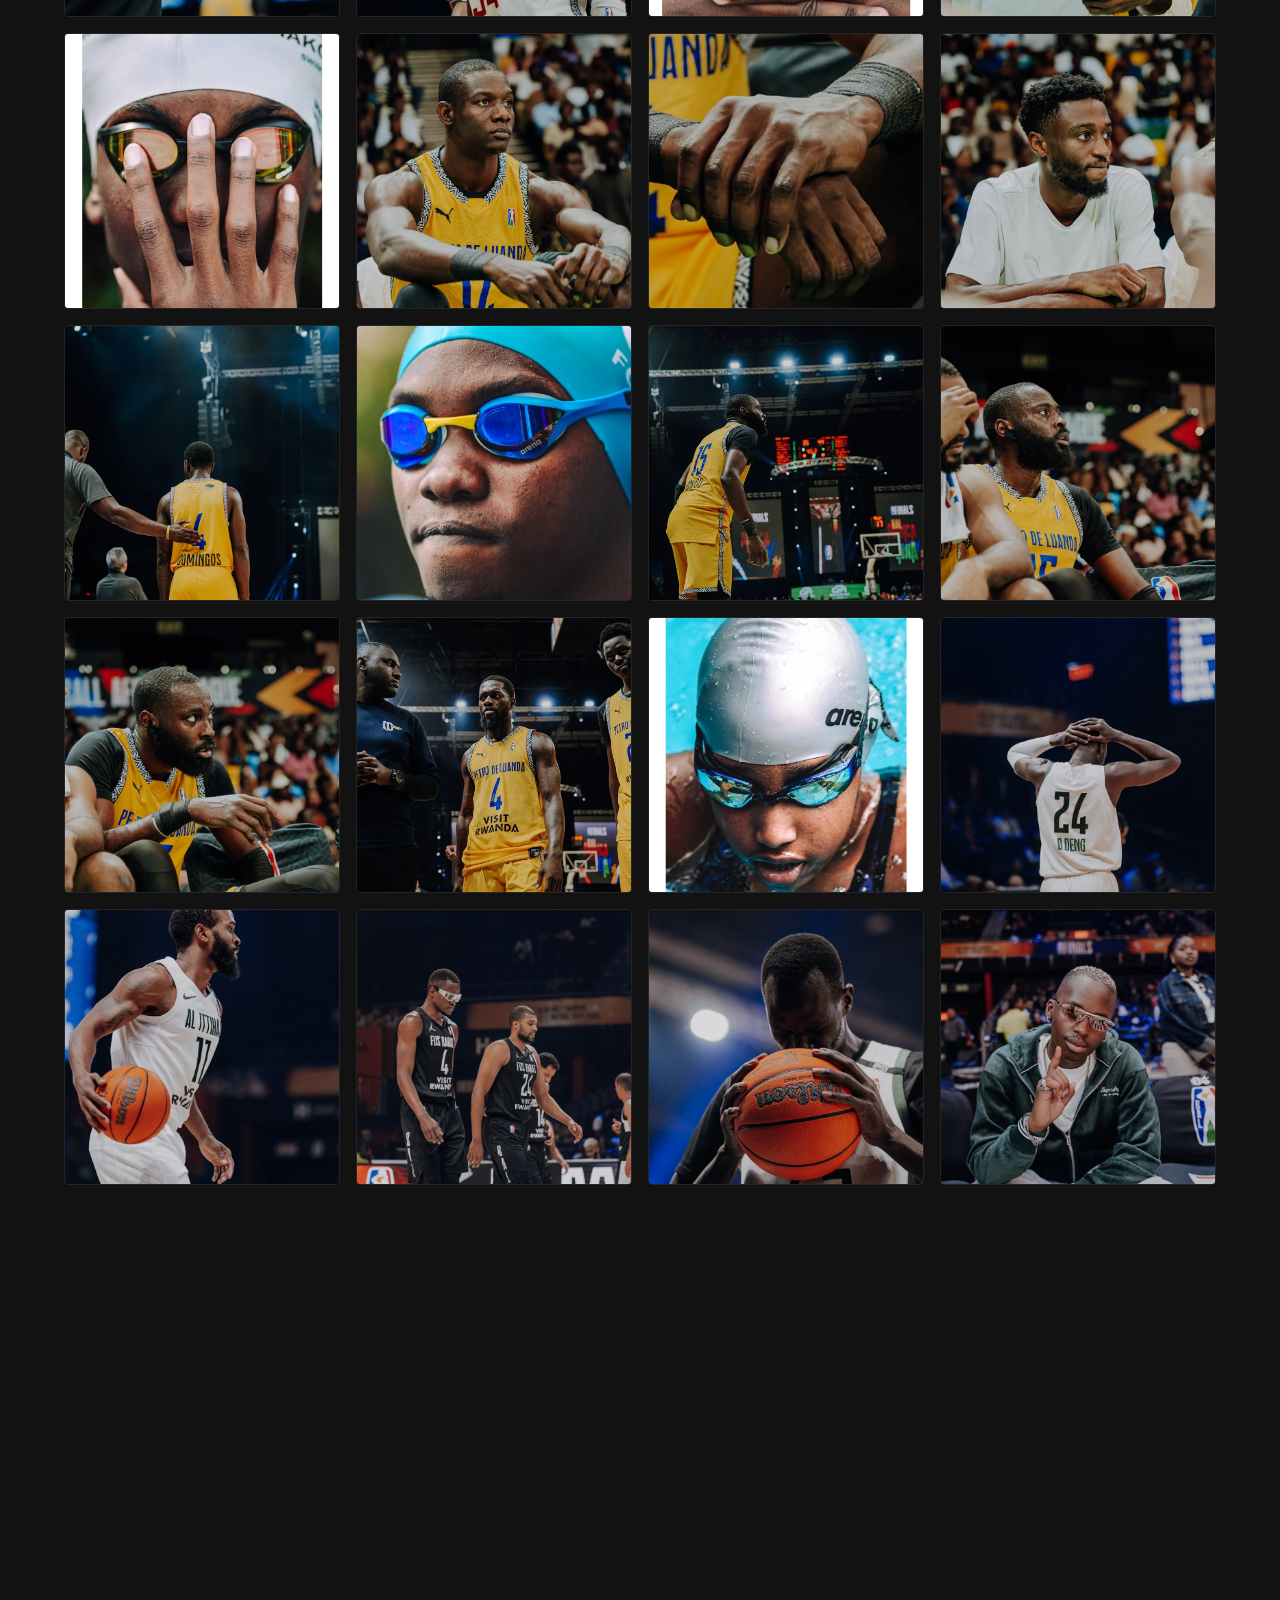
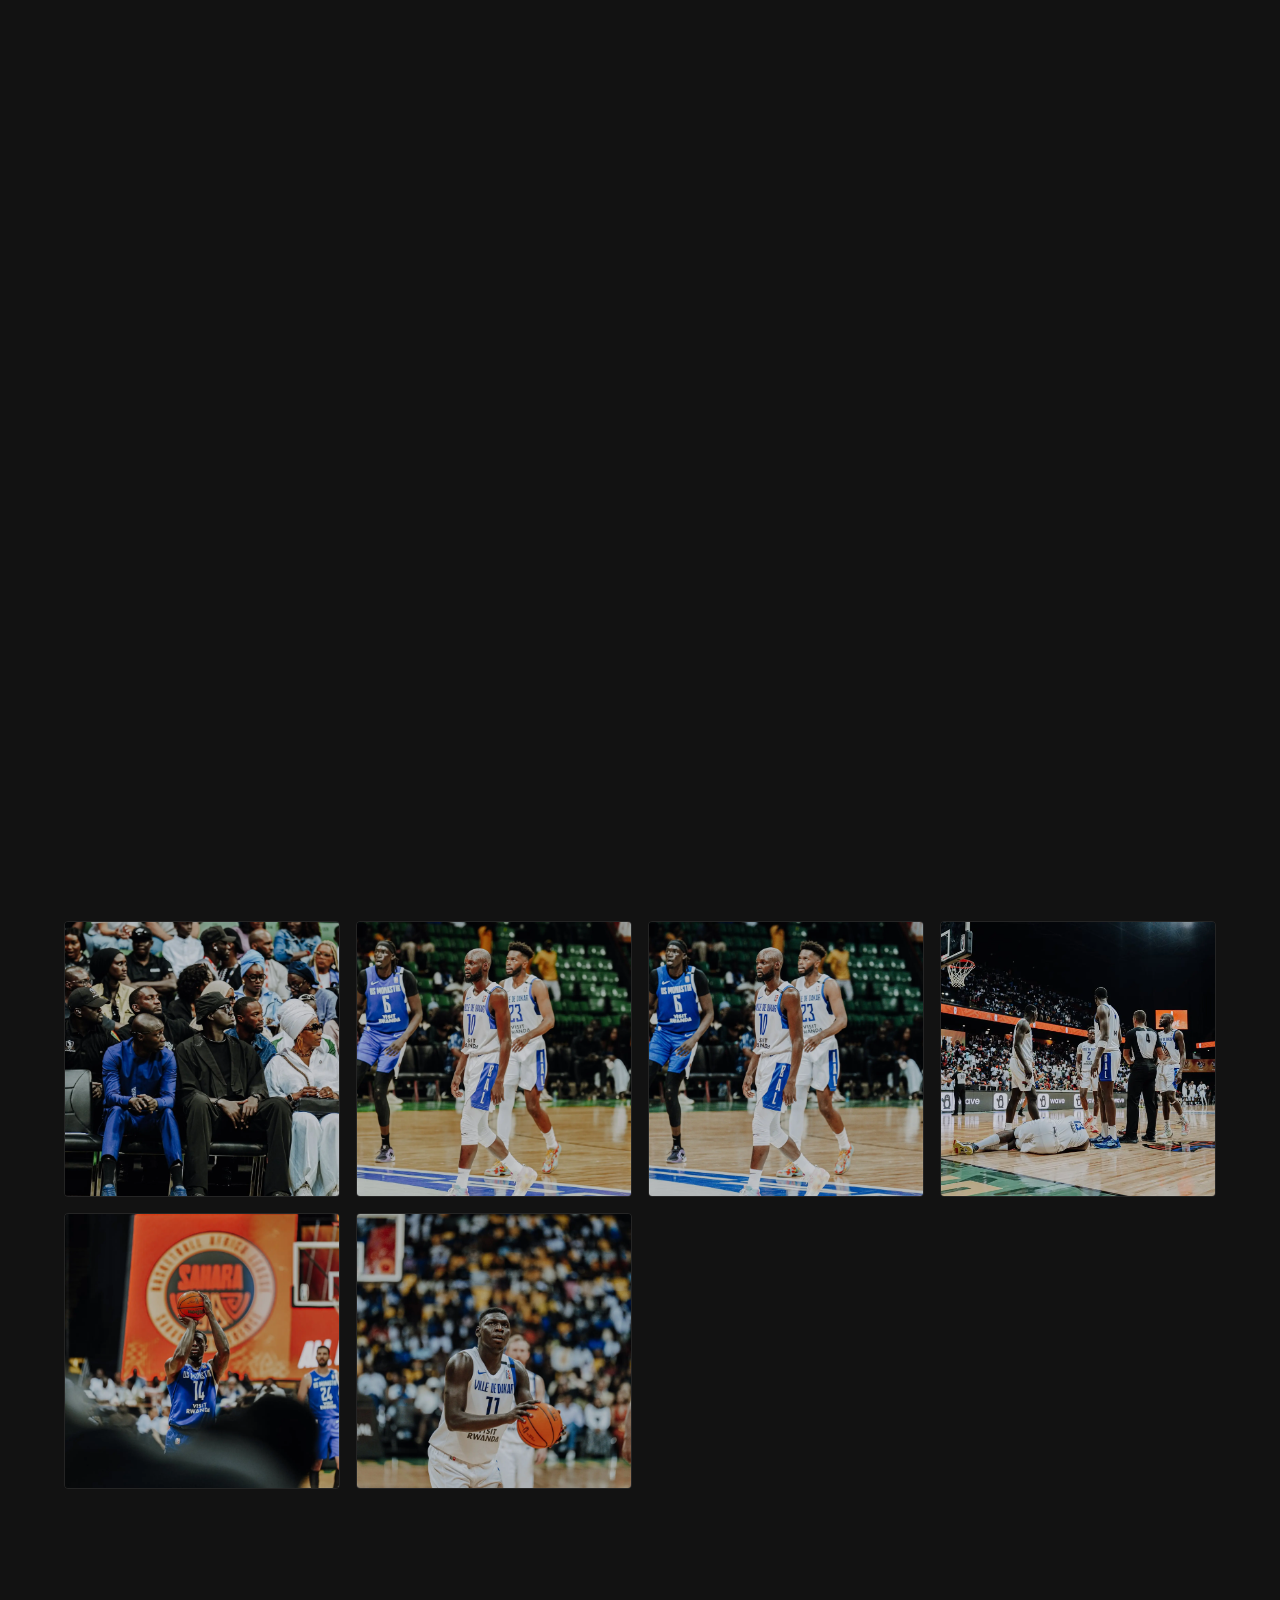
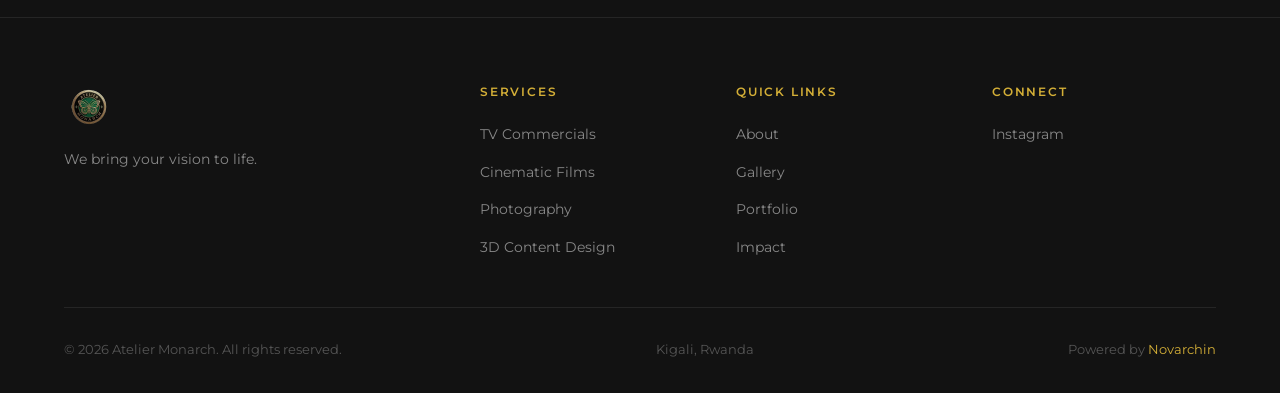
<file: pages/gallery-all.html>
<!DOCTYPE html>
<html lang="en">
<head>
  <meta charset="UTF-8" />
  <meta name="viewport" content="width=device-width, initial-scale=1.0" />
  <meta name="description" content="Full gallery ï¿½ Atelier Monarch. Browse all behind-the-scenes photos from our film and production projects." />
  <meta name="author" content="Atelier Monarch" />
  <meta name="theme-color" content="#0a0a0a" />

  <meta property="og:type" content="website" />
  <meta property="og:title" content="Full Gallery ï¿½ Atelier Monarch | Visual Storytelling & Production" />
  <meta property="og:description" content="Full gallery ï¿½ all behind-the-scenes photos from Atelier Monarch." />
  <meta property="og:image" content="/assets/hero/DSC00515-2.webp" />
  <meta property="og:url" content="https://ateliermonarch.org" />
  <meta name="twitter:card" content="summary_large_image" />
  <meta name="twitter:title" content="Full Gallery ï¿½ Atelier Monarch" />
  <meta name="twitter:description" content="Full gallery of Atelier Monarch." />

  <link rel="icon" type="image/webp" href="../assets/logo/logo.webp" />

  <link rel="preconnect" href="https://fonts.googleapis.com" />
  <link rel="preconnect" href="https://fonts.gstatic.com" crossorigin />
  <link href="https://fonts.googleapis.com/css2?family=Montserrat:wght@300;400;500;600;700;800&display=swap" rel="stylesheet" />

  <link rel="stylesheet" href="../css/style.css" />

  <title>Full Gallery ï¿½ Atelier Monarch | Visual Storytelling & Production</title>
</head>
<body>
  <a href="#main" class="skip-link">Skip to content</a>

  <!-- ==================== HEADER / NAV ==================== -->
  <header class="site-header" id="siteHeader">
    <div class="header-inner">
      <a href="../index.html" class="logo" aria-label="Atelier Monarch home">
        <img class="logo-mark" src="../assets/logo/logo.webp" alt="Atelier Monarch" />
      </a>

      <nav class="main-nav" id="mainNav" aria-label="Primary navigation">
        <ul class="nav-list">
          <li><a href="../index.html" class="nav-link">Home</a></li>
          <li><a href="about.html" class="nav-link">About</a></li>
          <li><a href="portfolio.html" class="nav-link">Portfolio</a></li>
          <li><a href="gallery-all.html" class="nav-link">Gallery</a></li>
          <li><a href="impact.html" class="nav-link">Impact</a></li>
          <li><a href="contact.html" class="nav-link">Contact</a></li>
        </ul>
      </nav>

      <div class="header-socials">
        <a href="https://www.instagram.com/kwizera_eroi?igsh=eWtpc2pjY3Zzemph" target="_blank" rel="noopener" aria-label="Instagram" class="social-icon">
          <svg viewBox="0 0 24 24" fill="none" stroke="currentColor" stroke-width="1.5" width="20" height="20"><rect x="2" y="2" width="20" height="20" rx="5"/><circle cx="12" cy="12" r="4"/><circle cx="17.5" cy="6.5" r="1" fill="currentColor" stroke="none"/></svg>
        </a>
        <!-- <a href="https://youtube.com" target="_blank" rel="noopener" aria-label="YouTube" class="social-icon">
          <svg viewBox="0 0 24 24" fill="none" stroke="currentColor" stroke-width="1.5" width="20" height="20"><path d="M22 12s0-3.5-.45-5.18a2.78 2.78 0 0 0-1.96-1.96C17.9 4.4 12 4.4 12 4.4s-5.9 0-7.59.46a2.78 2.78 0 0 0-1.96 1.96C2 8.5 2 12 2 12s0 3.5.45 5.18a2.78 2.78 0 0 0 1.96 1.96C6.1 19.6 12 19.6 12 19.6s5.9 0 7.59-.46a2.78 2.78 0 0 0 1.96-1.96C22 15.5 22 12 22 12z"/><path d="M10 15.5l5-3.5-5-3.5z" fill="currentColor" stroke="none"/></svg>
        </a> -->
        <!-- <a href="https://linkedin.com" target="_blank" rel="noopener" aria-label="LinkedIn" class="social-icon">
          <svg viewBox="0 0 24 24" fill="none" stroke="currentColor" stroke-width="1.5" width="20" height="20"><path d="M16 8a6 6 0 0 1 6 6v7h-4v-7a2 2 0 0 0-4 0v7h-4v-7a6 6 0 0 1 6-6z"/><rect x="2" y="9" width="4" height="12"/><circle cx="4" cy="4" r="2"/></svg>
        </a> -->
        <!-- <a href="https://x.com" target="_blank" rel="noopener" aria-label="X (Twitter)" class="social-icon">
          <svg viewBox="0 0 24 24" fill="currentColor" width="18" height="18"><path d="M18.244 2.25h3.308l-7.227 8.26 8.502 11.24h-6.66l-5.214-6.817L4.99 21.75H1.68l7.73-8.835L1.254 2.25H8.08l4.713 6.231zm-1.161 17.52h1.833L7.084 4.126H5.117z"/></svg>
        </a> -->
      </div>

      <button class="menu-toggle" id="menuToggle" aria-label="Open menu" aria-expanded="false" aria-controls="mobileNav">
        <span class="bar"></span>
        <span class="bar"></span>
        <span class="bar"></span>
      </button>
    </div>
  </header>

  <!-- Mobile full-screen overlay nav -->
  <div class="mobile-nav" id="mobileNav" aria-hidden="true">
    <div class="mobile-nav-accent" aria-hidden="true"></div>
    <nav aria-label="Mobile navigation">
      <ul class="mobile-nav-list">
        <li><a href="../index.html" class="mobile-link">Home</a></li>
        <li><a href="about.html" class="mobile-link">About</a></li>
        <li><a href="portfolio.html" class="mobile-link">Portfolio</a></li>
        <li><a href="gallery-all.html" class="mobile-link">Gallery</a></li>
        <li><a href="impact.html" class="mobile-link">Impact</a></li>
        <li><a href="contact.html" class="mobile-link">Contact</a></li>
      </ul>
    </nav>
    <div class="mobile-nav-socials">
      <a href="https://www.instagram.com/kwizera_eroi?igsh=eWtpc2pjY3Zzemph" target="_blank" rel="noopener" aria-label="Instagram">Instagram</a>
      <!-- <a href="https://youtube.com" target="_blank" rel="noopener" aria-label="YouTube">YouTube</a> -->
      <!-- <a href="https://linkedin.com" target="_blank" rel="noopener" aria-label="LinkedIn">LinkedIn</a> -->
      <!-- <a href="https://x.com" target="_blank" rel="noopener" aria-label="X">X</a> -->
    </div>
  </div>

  <main id="main">
    <!-- ==================== FULL GALLERY ==================== -->
    <section class="gallery" id="gallery">
      <div class="container">
        <div class="section-header" data-animate>
          <span class="section-label">Full Gallery</span>
          <h2 class="section-title">Behind the Lens</h2>
        </div>
        <div class="gallery-grid">
          <div class="gallery-item" data-animate><img src="../assets/gallery/248A4444.webp" alt="Gallery photo" loading="lazy" /></div>
          <div class="gallery-item" data-animate><img src="../assets/gallery/DSC00251.webp" alt="Gallery photo" loading="lazy" /></div>
          <div class="gallery-item" data-animate><img src="../assets/gallery/DSC00258.webp" alt="Gallery photo" loading="lazy" /></div>
          <div class="gallery-item" data-animate><img src="../assets/gallery/DSC00261.webp" alt="Gallery photo" loading="lazy" /></div>
          <div class="gallery-item" data-animate><img src="../assets/gallery/DSC00272.webp" alt="Gallery photo" loading="lazy" /></div>
          <div class="gallery-item" data-animate><img src="../assets/gallery/DSC00278.webp" alt="Gallery photo" loading="lazy" /></div>
          <div class="gallery-item" data-animate><img src="../assets/gallery/DSC00354.webp" alt="Gallery photo" loading="lazy" /></div>
          <div class="gallery-item" data-animate><img src="../assets/gallery/DSC00356.webp" alt="Gallery photo" loading="lazy" /></div>
          <div class="gallery-item" data-animate><img src="../assets/gallery/DSC00357.webp" alt="Gallery photo" loading="lazy" /></div>
          <div class="gallery-item" data-animate><img src="../assets/gallery/DSC00368.webp" alt="Gallery photo" loading="lazy" /></div>
          <div class="gallery-item" data-animate><img src="../assets/gallery/DSC00397.webp" alt="Gallery photo" loading="lazy" /></div>
          <div class="gallery-item" data-animate><img src="../assets/gallery/DSC00398.webp" alt="Gallery photo" loading="lazy" /></div>
          <div class="gallery-item" data-animate><img src="../assets/gallery/DSC00437.webp" alt="Gallery photo" loading="lazy" /></div>
          <div class="gallery-item" data-animate><img src="../assets/gallery/DSC00438.webp" alt="Gallery photo" loading="lazy" /></div>
          <div class="gallery-item" data-animate><img src="../assets/gallery/DSC00440.webp" alt="Gallery photo" loading="lazy" /></div>
          <div class="gallery-item" data-animate><img src="../assets/gallery/DSC00492.webp" alt="Gallery photo" loading="lazy" /></div>
          <div class="gallery-item" data-animate><img src="../assets/gallery/DSC00624.webp" alt="Gallery photo" loading="lazy" /></div>
          <div class="gallery-item" data-animate><img src="../assets/gallery/DSC01034.webp" alt="Gallery photo" loading="lazy" /></div>
          <div class="gallery-item" data-animate><img src="../assets/gallery/DSC01035.webp" alt="Gallery photo" loading="lazy" /></div>
          <div class="gallery-item" data-animate><img src="../assets/gallery/DSC01036.webp" alt="Gallery photo" loading="lazy" /></div>
          <div class="gallery-item" data-animate><img src="../assets/gallery/DSC01037.webp" alt="Gallery photo" loading="lazy" /></div>
          <div class="gallery-item" data-animate><img src="../assets/gallery/DSC01204.webp" alt="Gallery photo" loading="lazy" /></div>
          <div class="gallery-item" data-animate><img src="../assets/gallery/DSC01205.webp" alt="Gallery photo" loading="lazy" /></div>
          <div class="gallery-item" data-animate><img src="../assets/gallery/DSC02034.webp" alt="Gallery photo" loading="lazy" /></div>
          <div class="gallery-item" data-animate><img src="../assets/gallery/DSC02189.webp" alt="Gallery photo" loading="lazy" /></div>
          <div class="gallery-item" data-animate><img src="../assets/gallery/DSC02197.webp" alt="Gallery photo" loading="lazy" /></div>
          <div class="gallery-item" data-animate><img src="../assets/gallery/DSC02209.webp" alt="Gallery photo" loading="lazy" /></div>
          <div class="gallery-item" data-animate><img src="../assets/gallery/DSC02214.webp" alt="Gallery photo" loading="lazy" /></div>
          <div class="gallery-item" data-animate><img src="../assets/gallery/DSC02227.webp" alt="Gallery photo" loading="lazy" /></div>
          <div class="gallery-item" data-animate><img src="../assets/gallery/DSC02231.webp" alt="Gallery photo" loading="lazy" /></div>
          <div class="gallery-item" data-animate><img src="../assets/gallery/DSC02234.webp" alt="Gallery photo" loading="lazy" /></div>
          <div class="gallery-item" data-animate><img src="../assets/gallery/DSC02235.webp" alt="Gallery photo" loading="lazy" /></div>
          <div class="gallery-item" data-animate><img src="../assets/gallery/DSC02238.webp" alt="Gallery photo" loading="lazy" /></div>
          <div class="gallery-item" data-animate><img src="../assets/gallery/DSC02241.webp" alt="Gallery photo" loading="lazy" /></div>
          <div class="gallery-item" data-animate><img src="../assets/gallery/DSC02244.webp" alt="Gallery photo" loading="lazy" /></div>
          <div class="gallery-item" data-animate><img src="../assets/gallery/DSC02246.webp" alt="Gallery photo" loading="lazy" /></div>
          <div class="gallery-item" data-animate><img src="../assets/gallery/DSC02249.webp" alt="Gallery photo" loading="lazy" /></div>
          <div class="gallery-item" data-animate><img src="../assets/gallery/DSC02254.webp" alt="Gallery photo" loading="lazy" /></div>
          <div class="gallery-item" data-animate><img src="../assets/gallery/DSC02259.webp" alt="Gallery photo" loading="lazy" /></div>
          <div class="gallery-item" data-animate><img src="../assets/gallery/DSC02263.webp" alt="Gallery photo" loading="lazy" /></div>
          <div class="gallery-item" data-animate><img src="../assets/gallery/DSC02312.webp" alt="Gallery photo" loading="lazy" /></div>
          <div class="gallery-item" data-animate><img src="../assets/gallery/DSC02314.webp" alt="Gallery photo" loading="lazy" /></div>
          <div class="gallery-item" data-animate><img src="../assets/gallery/DSC02325.webp" alt="Gallery photo" loading="lazy" /></div>
          <div class="gallery-item" data-animate><img src="../assets/gallery/DSC02330.webp" alt="Gallery photo" loading="lazy" /></div>
          <div class="gallery-item" data-animate><img src="../assets/gallery/DSC02342.webp" alt="Gallery photo" loading="lazy" /></div>
          <div class="gallery-item" data-animate><img src="../assets/gallery/DSC02344.webp" alt="Gallery photo" loading="lazy" /></div>
          <div class="gallery-item" data-animate><img src="../assets/gallery/DSC02345.webp" alt="Gallery photo" loading="lazy" /></div>
          <div class="gallery-item" data-animate><img src="../assets/gallery/DSC02350.webp" alt="Gallery photo" loading="lazy" /></div>
          <div class="gallery-item" data-animate><img src="../assets/gallery/DSC02356.webp" alt="Gallery photo" loading="lazy" /></div>
          <div class="gallery-item" data-animate><img src="../assets/gallery/DSC02356-2.webp" alt="Gallery photo" loading="lazy" /></div>
          <div class="gallery-item" data-animate><img src="../assets/gallery/DSC02360.webp" alt="Gallery photo" loading="lazy" /></div>
          <div class="gallery-item" data-animate><img src="../assets/gallery/DSC02360-2.webp" alt="Gallery photo" loading="lazy" /></div>
          <div class="gallery-item" data-animate><img src="../assets/gallery/DSC02369.webp" alt="Gallery photo" loading="lazy" /></div>
          <div class="gallery-item" data-animate><img src="../assets/gallery/DSC02398-2.webp" alt="Gallery photo" loading="lazy" /></div>
          <div class="gallery-item" data-animate><img src="../assets/gallery/DSC02417.webp" alt="Gallery photo" loading="lazy" /></div>
          <div class="gallery-item" data-animate><img src="../assets/gallery/DSC02422.webp" alt="Gallery photo" loading="lazy" /></div>
          <div class="gallery-item" data-animate><img src="../assets/gallery/DSC02442.webp" alt="Gallery photo" loading="lazy" /></div>
          <div class="gallery-item" data-animate><img src="../assets/gallery/DSC02455.webp" alt="Gallery photo" loading="lazy" /></div>
          <div class="gallery-item" data-animate><img src="../assets/gallery/DSC02457.webp" alt="Gallery photo" loading="lazy" /></div>
          <div class="gallery-item" data-animate><img src="../assets/gallery/DSC02457-2.webp" alt="Gallery photo" loading="lazy" /></div>
          <div class="gallery-item" data-animate><img src="../assets/gallery/DSC02462.webp" alt="Gallery photo" loading="lazy" /></div>
          <div class="gallery-item" data-animate><img src="../assets/gallery/DSC02465.webp" alt="Gallery photo" loading="lazy" /></div>
          <div class="gallery-item" data-animate><img src="../assets/gallery/DSC02502.webp" alt="Gallery photo" loading="lazy" /></div>
          <div class="gallery-item" data-animate><img src="../assets/gallery/DSC02505.webp" alt="Gallery photo" loading="lazy" /></div>
          <div class="gallery-item" data-animate><img src="../assets/gallery/DSC02506.webp" alt="Gallery photo" loading="lazy" /></div>
          <div class="gallery-item" data-animate><img src="../assets/gallery/DSC02506-2.webp" alt="Gallery photo" loading="lazy" /></div>
          <div class="gallery-item" data-animate><img src="../assets/gallery/DSC02517.webp" alt="Gallery photo" loading="lazy" /></div>
          <div class="gallery-item" data-animate><img src="../assets/gallery/DSC02518.webp" alt="Gallery photo" loading="lazy" /></div>
          <div class="gallery-item" data-animate><img src="../assets/gallery/DSC02526.webp" alt="Gallery photo" loading="lazy" /></div>
          <div class="gallery-item" data-animate><img src="../assets/gallery/DSC02529.webp" alt="Gallery photo" loading="lazy" /></div>
          <div class="gallery-item" data-animate><img src="../assets/gallery/DSC02529-2.webp" alt="Gallery photo" loading="lazy" /></div>
          <div class="gallery-item" data-animate><img src="../assets/gallery/DSC02533.webp" alt="Gallery photo" loading="lazy" /></div>
          <div class="gallery-item" data-animate><img src="../assets/gallery/DSC02533-2.webp" alt="Gallery photo" loading="lazy" /></div>
          <div class="gallery-item" data-animate><img src="../assets/gallery/DSC02537.webp" alt="Gallery photo" loading="lazy" /></div>
          <div class="gallery-item" data-animate><img src="../assets/gallery/DSC02539.webp" alt="Gallery photo" loading="lazy" /></div>
          <div class="gallery-item" data-animate><img src="../assets/gallery/DSC02546.webp" alt="Gallery photo" loading="lazy" /></div>
          <div class="gallery-item" data-animate><img src="../assets/gallery/DSC02549.webp" alt="Gallery photo" loading="lazy" /></div>
          <div class="gallery-item" data-animate><img src="../assets/gallery/DSC02583.webp" alt="Gallery photo" loading="lazy" /></div>
          <div class="gallery-item" data-animate><img src="../assets/gallery/DSC02583-2.webp" alt="Gallery photo" loading="lazy" /></div>
          <div class="gallery-item" data-animate><img src="../assets/gallery/DSC02597.webp" alt="Gallery photo" loading="lazy" /></div>
          <div class="gallery-item" data-animate><img src="../assets/gallery/DSC02602.webp" alt="Gallery photo" loading="lazy" /></div>
          <div class="gallery-item" data-animate><img src="../assets/gallery/DSC02602-2.webp" alt="Gallery photo" loading="lazy" /></div>
          <div class="gallery-item" data-animate><img src="../assets/gallery/DSC02617.webp" alt="Gallery photo" loading="lazy" /></div>
          <div class="gallery-item" data-animate><img src="../assets/gallery/DSC02622.webp" alt="Gallery photo" loading="lazy" /></div>
          <div class="gallery-item" data-animate><img src="../assets/gallery/DSC02631.webp" alt="Gallery photo" loading="lazy" /></div>
          <div class="gallery-item" data-animate><img src="../assets/gallery/DSC02653.webp" alt="Gallery photo" loading="lazy" /></div>
          <div class="gallery-item" data-animate><img src="../assets/gallery/DSC02772.webp" alt="Gallery photo" loading="lazy" /></div>
          <div class="gallery-item" data-animate><img src="../assets/gallery/DSC02772-2.webp" alt="Gallery photo" loading="lazy" /></div>
          <div class="gallery-item" data-animate><img src="../assets/gallery/DSC02777.webp" alt="Gallery photo" loading="lazy" /></div>
          <div class="gallery-item" data-animate><img src="../assets/gallery/DSC02849.webp" alt="Gallery photo" loading="lazy" /></div>
          <div class="gallery-item" data-animate><img src="../assets/gallery/DSC02862.webp" alt="Gallery photo" loading="lazy" /></div>
          <div class="gallery-item" data-animate><img src="../assets/gallery/DSC02882.webp" alt="Gallery photo" loading="lazy" /></div>
          <div class="gallery-item" data-animate><img src="../assets/gallery/DSC02934.webp" alt="Gallery photo" loading="lazy" /></div>
          <div class="gallery-item" data-animate><img src="../assets/gallery/DSC02973.webp" alt="Gallery photo" loading="lazy" /></div>
          <div class="gallery-item" data-animate><img src="../assets/gallery/DSC02992.webp" alt="Gallery photo" loading="lazy" /></div>
          <div class="gallery-item" data-animate><img src="../assets/gallery/DSC03000.webp" alt="Gallery photo" loading="lazy" /></div>
          <div class="gallery-item" data-animate><img src="../assets/gallery/DSC03028.webp" alt="Gallery photo" loading="lazy" /></div>
          <div class="gallery-item" data-animate><img src="../assets/gallery/DSC03051.webp" alt="Gallery photo" loading="lazy" /></div>
          <div class="gallery-item" data-animate><img src="../assets/gallery/DSC03082.webp" alt="Gallery photo" loading="lazy" /></div>
          <div class="gallery-item" data-animate><img src="../assets/gallery/DSC03114-3.webp" alt="Gallery photo" loading="lazy" /></div>
          <div class="gallery-item" data-animate><img src="../assets/gallery/DSC03877.webp" alt="Gallery photo" loading="lazy" /></div>
          <div class="gallery-item" data-animate><img src="../assets/gallery/DSC03956.webp" alt="Gallery photo" loading="lazy" /></div>
          <div class="gallery-item" data-animate><img src="../assets/gallery/DSC04062.webp" alt="Gallery photo" loading="lazy" /></div>
          <div class="gallery-item" data-animate><img src="../assets/gallery/DSC04258.webp" alt="Gallery photo" loading="lazy" /></div>
          <div class="gallery-item" data-animate><img src="../assets/gallery/DSC04364.webp" alt="Gallery photo" loading="lazy" /></div>
          <div class="gallery-item" data-animate><img src="../assets/gallery/DSC04391.webp" alt="Gallery photo" loading="lazy" /></div>
          <div class="gallery-item" data-animate><img src="../assets/gallery/DSC04392.webp" alt="Gallery photo" loading="lazy" /></div>
          <div class="gallery-item" data-animate><img src="../assets/gallery/DSC04392-2.webp" alt="Gallery photo" loading="lazy" /></div>
          <div class="gallery-item" data-animate><img src="../assets/gallery/DSC04393.webp" alt="Gallery photo" loading="lazy" /></div>
          <div class="gallery-item" data-animate><img src="../assets/gallery/DSC04666.webp" alt="Gallery photo" loading="lazy" /></div>
          <div class="gallery-item" data-animate><img src="../assets/gallery/DSC04667.webp" alt="Gallery photo" loading="lazy" /></div>
          <div class="gallery-item" data-animate><img src="../assets/gallery/DSC04692.webp" alt="Gallery photo" loading="lazy" /></div>
          <div class="gallery-item" data-animate><img src="../assets/gallery/DSC04694.webp" alt="Gallery photo" loading="lazy" /></div>
          <div class="gallery-item" data-animate><img src="../assets/gallery/DSC04698.webp" alt="Gallery photo" loading="lazy" /></div>
          <div class="gallery-item" data-animate><img src="../assets/gallery/DSC04707.webp" alt="Gallery photo" loading="lazy" /></div>
          <div class="gallery-item" data-animate><img src="../assets/gallery/DSC04710.webp" alt="Gallery photo" loading="lazy" /></div>
          <div class="gallery-item" data-animate><img src="../assets/gallery/DSC04744.webp" alt="Gallery photo" loading="lazy" /></div>
          <div class="gallery-item" data-animate><img src="../assets/gallery/DSC04750.webp" alt="Gallery photo" loading="lazy" /></div>
          <div class="gallery-item" data-animate><img src="../assets/gallery/DSC04892.webp" alt="Gallery photo" loading="lazy" /></div>
          <div class="gallery-item" data-animate><img src="../assets/gallery/DSC04919.webp" alt="Gallery photo" loading="lazy" /></div>
          <div class="gallery-item" data-animate><img src="../assets/gallery/DSC04929.webp" alt="Gallery photo" loading="lazy" /></div>
          <div class="gallery-item" data-animate><img src="../assets/gallery/DSC05059.webp" alt="Gallery photo" loading="lazy" /></div>
          <div class="gallery-item" data-animate><img src="../assets/gallery/DSC05068.webp" alt="Gallery photo" loading="lazy" /></div>
          <div class="gallery-item" data-animate><img src="../assets/gallery/DSC05084.webp" alt="Gallery photo" loading="lazy" /></div>
          <div class="gallery-item" data-animate><img src="../assets/gallery/DSC05085.webp" alt="Gallery photo" loading="lazy" /></div>
          <div class="gallery-item" data-animate><img src="../assets/gallery/DSC05119.webp" alt="Gallery photo" loading="lazy" /></div>
          <div class="gallery-item" data-animate><img src="../assets/gallery/DSC05150.webp" alt="Gallery photo" loading="lazy" /></div>
          <div class="gallery-item" data-animate><img src="../assets/gallery/DSC05170.webp" alt="Gallery photo" loading="lazy" /></div>
          <div class="gallery-item" data-animate><img src="../assets/gallery/DSC05178.webp" alt="Gallery photo" loading="lazy" /></div>
          <div class="gallery-item" data-animate><img src="../assets/gallery/DSC05199.webp" alt="Gallery photo" loading="lazy" /></div>
          <div class="gallery-item" data-animate><img src="../assets/gallery/DSC05204.webp" alt="Gallery photo" loading="lazy" /></div>
          <div class="gallery-item" data-animate><img src="../assets/gallery/DSC05220.webp" alt="Gallery photo" loading="lazy" /></div>
          <div class="gallery-item" data-animate><img src="../assets/gallery/DSC05245.webp" alt="Gallery photo" loading="lazy" /></div>
          <div class="gallery-item" data-animate><img src="../assets/gallery/DSC05245-2.webp" alt="Gallery photo" loading="lazy" /></div>
          <div class="gallery-item" data-animate><img src="../assets/gallery/DSC05272.webp" alt="Gallery photo" loading="lazy" /></div>
          <div class="gallery-item" data-animate><img src="../assets/gallery/DSC05279.webp" alt="Gallery photo" loading="lazy" /></div>
          <div class="gallery-item" data-animate><img src="../assets/gallery/DSC05281.webp" alt="Gallery photo" loading="lazy" /></div>
          <div class="gallery-item" data-animate><img src="../assets/gallery/DSC05296.webp" alt="Gallery photo" loading="lazy" /></div>
          <div class="gallery-item" data-animate><img src="../assets/gallery/DSC05877.webp" alt="Gallery photo" loading="lazy" /></div>
          <div class="gallery-item" data-animate><img src="../assets/gallery/DSC06149.webp" alt="Gallery photo" loading="lazy" /></div>
          <div class="gallery-item" data-animate><img src="../assets/gallery/DSC06156.webp" alt="Gallery photo" loading="lazy" /></div>
          <div class="gallery-item" data-animate><img src="../assets/gallery/DSC06158.webp" alt="Gallery photo" loading="lazy" /></div>
          <div class="gallery-item" data-animate><img src="../assets/gallery/DSC06183.webp" alt="Gallery photo" loading="lazy" /></div>
          <div class="gallery-item" data-animate><img src="../assets/gallery/DSC06402.webp" alt="Gallery photo" loading="lazy" /></div>
          <div class="gallery-item" data-animate><img src="../assets/gallery/DSC06479.webp" alt="Gallery photo" loading="lazy" /></div>
          <div class="gallery-item" data-animate><img src="../assets/gallery/DSC06488.webp" alt="Gallery photo" loading="lazy" /></div>
          <div class="gallery-item" data-animate><img src="../assets/gallery/DSC06493.webp" alt="Gallery photo" loading="lazy" /></div>
          <div class="gallery-item" data-animate><img src="../assets/gallery/DSC06513.webp" alt="Gallery photo" loading="lazy" /></div>
          <div class="gallery-item" data-animate><img src="../assets/gallery/DSC07036.webp" alt="Gallery photo" loading="lazy" /></div>
          <div class="gallery-item" data-animate><img src="../assets/gallery/DSC07079.webp" alt="Gallery photo" loading="lazy" /></div>
          <div class="gallery-item" data-animate><img src="../assets/gallery/DSC07113.webp" alt="Gallery photo" loading="lazy" /></div>
          <div class="gallery-item" data-animate><img src="../assets/gallery/DSC07132.webp" alt="Gallery photo" loading="lazy" /></div>
          <div class="gallery-item" data-animate><img src="../assets/gallery/DSC07148.webp" alt="Gallery photo" loading="lazy" /></div>
          <div class="gallery-item" data-animate><img src="../assets/gallery/DSC07149.webp" alt="Gallery photo" loading="lazy" /></div>
          <div class="gallery-item" data-animate><img src="../assets/gallery/DSC07154.webp" alt="Gallery photo" loading="lazy" /></div>
          <div class="gallery-item" data-animate><img src="../assets/gallery/DSC07232.webp" alt="Gallery photo" loading="lazy" /></div>
          <div class="gallery-item" data-animate><img src="../assets/gallery/DSC07234.webp" alt="Gallery photo" loading="lazy" /></div>
          <div class="gallery-item" data-animate><img src="../assets/gallery/DSC07293.webp" alt="Gallery photo" loading="lazy" /></div>
          <div class="gallery-item" data-animate><img src="../assets/gallery/DSC07324.webp" alt="Gallery photo" loading="lazy" /></div>
          <div class="gallery-item" data-animate><img src="../assets/gallery/DSC08581.webp" alt="Gallery photo" loading="lazy" /></div>
          <div class="gallery-item" data-animate><img src="../assets/gallery/DSC08584.webp" alt="Gallery photo" loading="lazy" /></div>
          <div class="gallery-item" data-animate><img src="../assets/gallery/DSC08622.webp" alt="Gallery photo" loading="lazy" /></div>
          <div class="gallery-item" data-animate><img src="../assets/gallery/DSC08631.webp" alt="Gallery photo" loading="lazy" /></div>
          <div class="gallery-item" data-animate><img src="../assets/gallery/DSC08648.webp" alt="Gallery photo" loading="lazy" /></div>
          <div class="gallery-item" data-animate><img src="../assets/gallery/DSC08668.webp" alt="Gallery photo" loading="lazy" /></div>
          <div class="gallery-item" data-animate><img src="../assets/gallery/DSC08669.webp" alt="Gallery photo" loading="lazy" /></div>
          <div class="gallery-item" data-animate><img src="../assets/gallery/DSC08733.webp" alt="Gallery photo" loading="lazy" /></div>
          <div class="gallery-item" data-animate><img src="../assets/gallery/DSC08744.webp" alt="Gallery photo" loading="lazy" /></div>
          <div class="gallery-item" data-animate><img src="../assets/gallery/DSC08846.webp" alt="Gallery photo" loading="lazy" /></div>
          <div class="gallery-item" data-animate><img src="../assets/gallery/DSC08955.webp" alt="Gallery photo" loading="lazy" /></div>
          <div class="gallery-item" data-animate><img src="../assets/gallery/DSC09009.webp" alt="Gallery photo" loading="lazy" /></div>
          <div class="gallery-item" data-animate><img src="../assets/gallery/DSC09023.webp" alt="Gallery photo" loading="lazy" /></div>
          <div class="gallery-item" data-animate><img src="../assets/gallery/DSC09423.webp" alt="Gallery photo" loading="lazy" /></div>
          <div class="gallery-item" data-animate><img src="../assets/gallery/DSC09430.webp" alt="Gallery photo" loading="lazy" /></div>
          <div class="gallery-item" data-animate><img src="../assets/gallery/DSC09482.webp" alt="Gallery photo" loading="lazy" /></div>
          <div class="gallery-item" data-animate><img src="../assets/gallery/DSC09487.webp" alt="Gallery photo" loading="lazy" /></div>
          <div class="gallery-item" data-animate><img src="../assets/gallery/DSC09511.webp" alt="Gallery photo" loading="lazy" /></div>
          <div class="gallery-item" data-animate><img src="../assets/gallery/DSC09632.webp" alt="Gallery photo" loading="lazy" /></div>
          <div class="gallery-item" data-animate><img src="../assets/gallery/DSC09649.webp" alt="Gallery photo" loading="lazy" /></div>
          <div class="gallery-item" data-animate><img src="../assets/gallery/DSC09703.webp" alt="Gallery photo" loading="lazy" /></div>
          <div class="gallery-item" data-animate><img src="../assets/gallery/DSC09710.webp" alt="Gallery photo" loading="lazy" /></div>
          <div class="gallery-item" data-animate><img src="../assets/gallery/DSC09711.webp" alt="Gallery photo" loading="lazy" /></div>
          <div class="gallery-item" data-animate><img src="../assets/gallery/DSC09720.webp" alt="Gallery photo" loading="lazy" /></div>
          <div class="gallery-item" data-animate><img src="../assets/gallery/DSC09722.webp" alt="Gallery photo" loading="lazy" /></div>
          <div class="gallery-item" data-animate><img src="../assets/gallery/DSC09817.webp" alt="Gallery photo" loading="lazy" /></div>
          <div class="gallery-item" data-animate><img src="../assets/gallery/DSC09828.webp" alt="Gallery photo" loading="lazy" /></div>
          <div class="gallery-item" data-animate><img src="../assets/gallery/DSC09828-2.webp" alt="Gallery photo" loading="lazy" /></div>
          <div class="gallery-item" data-animate><img src="../assets/gallery/DSC09888.webp" alt="Gallery photo" loading="lazy" /></div>
          <div class="gallery-item" data-animate><img src="../assets/gallery/DSC09891.webp" alt="Gallery photo" loading="lazy" /></div>
          <div class="gallery-item" data-animate><img src="../assets/gallery/DSC09927.webp" alt="Gallery photo" loading="lazy" /></div>
        </div>
      </div>
    </section>
  </main>

  <!-- ==================== FOOTER ==================== -->
  <footer class="site-footer">
    <div class="container">
      <div class="footer-top">
        <div class="footer-brand">
          <a href="../index.html" class="logo">
            <img class="logo-mark" src="../assets/logo/logo.webp" alt="Atelier Monarch" />
          </a>
          <p class="footer-tagline">We bring your vision to life.</p>
        </div>

        <div class="footer-cols">
          <div class="footer-col">
            <h4>Services</h4>
            <ul>
              <li><a href="about.html">TV Commercials</a></li>
              <li><a href="about.html">Cinematic Films</a></li>
              <li><a href="about.html">Photography</a></li>
              <li><a href="about.html">3D Content Design</a></li>
            </ul>
          </div>
          <div class="footer-col">
            <h4>Quick Links</h4>
            <ul>
              <li><a href="about.html">About</a></li>
              <li><a href="gallery-all.html">Gallery</a></li>
              <li><a href="portfolio.html">Portfolio</a></li>
              <li><a href="impact.html">Impact</a></li>
            </ul>
          </div>
          <div class="footer-col">
            <h4>Connect</h4>
            <ul>
              <li><a href="https://www.instagram.com/kwizera_eroi?igsh=eWtpc2pjY3Zzemph" target="_blank" rel="noopener">Instagram</a></li>
              <li><!-- <a href="https://youtube.com" target="_blank" rel="noopener">YouTube</a> --></li>
              <li><!-- <a href="https://linkedin.com" target="_blank" rel="noopener">LinkedIn</a> --></li>
              <li><!-- <a href="https://x.com" target="_blank" rel="noopener">X</a> --></li>
            </ul>
          </div>
        </div>
      </div>

      <div class="footer-bottom">
        <p>&copy; <span id="currentYear">2026</span> Atelier Monarch. All rights reserved.</p>
        <p>Kigali, Rwanda</p>
        <p>Powered by <a href="https://novarchin.vercel.app" target="_blank" rel="noopener">Novarchin</a></p>
      </div>
    </div>
  </footer>

  <!-- ==================== VIDEO LIGHTBOX MODAL ==================== -->
  <div class="lightbox" id="lightbox" aria-hidden="true" role="dialog" aria-modal="true" aria-label="Video player">
    <div class="lightbox-backdrop" id="lightboxBackdrop"></div>
    <div class="lightbox-content">
      <button class="lightbox-close" id="lightboxClose" aria-label="Close">
        <svg viewBox="0 0 24 24" fill="none" stroke="currentColor" stroke-width="2" width="24" height="24"><line x1="18" y1="6" x2="6" y2="18"/><line x1="6" y1="6" x2="18" y2="18"/></svg>
      </button>
      <div class="lightbox-video" id="lightboxVideo"></div>
      <img class="lightbox-image" id="lightboxImage" alt="" />
    </div>
  </div>

  <script defer src="../js/main.js"></script>
</body>
</html>
</file>
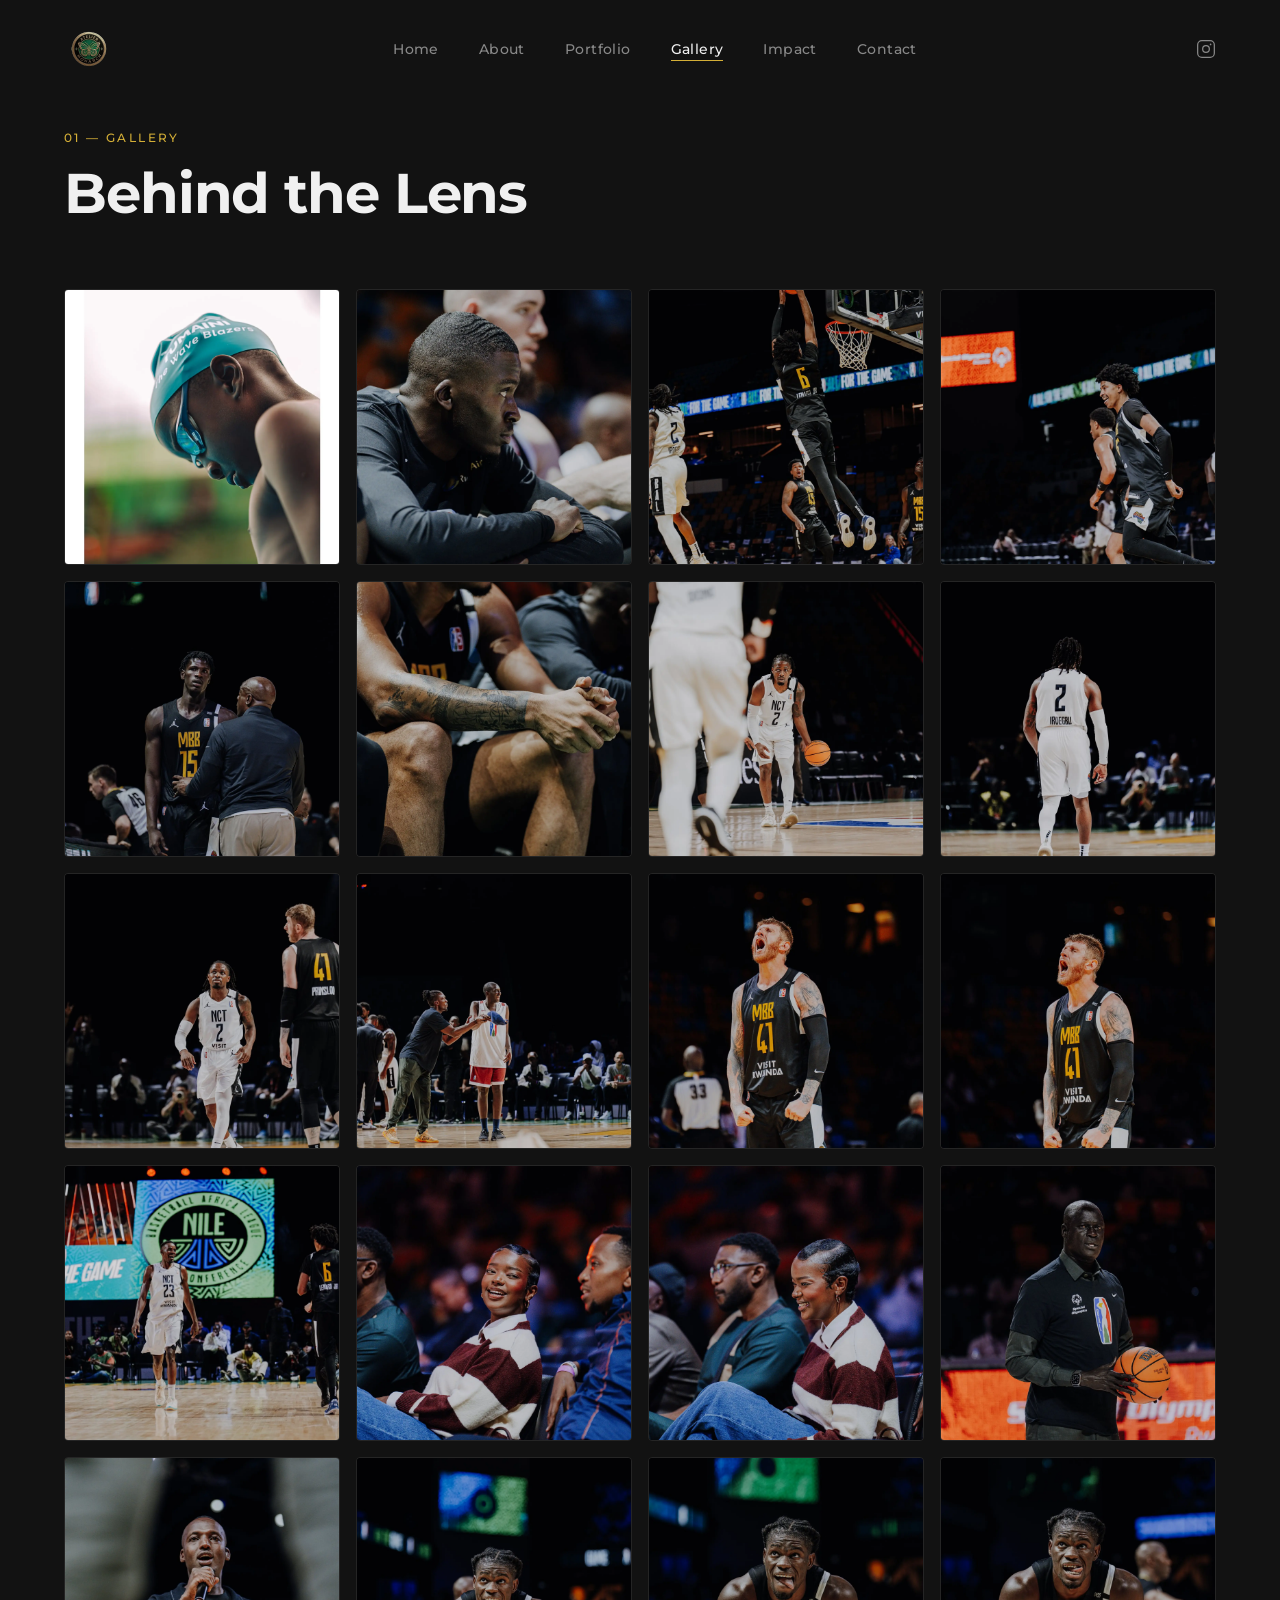
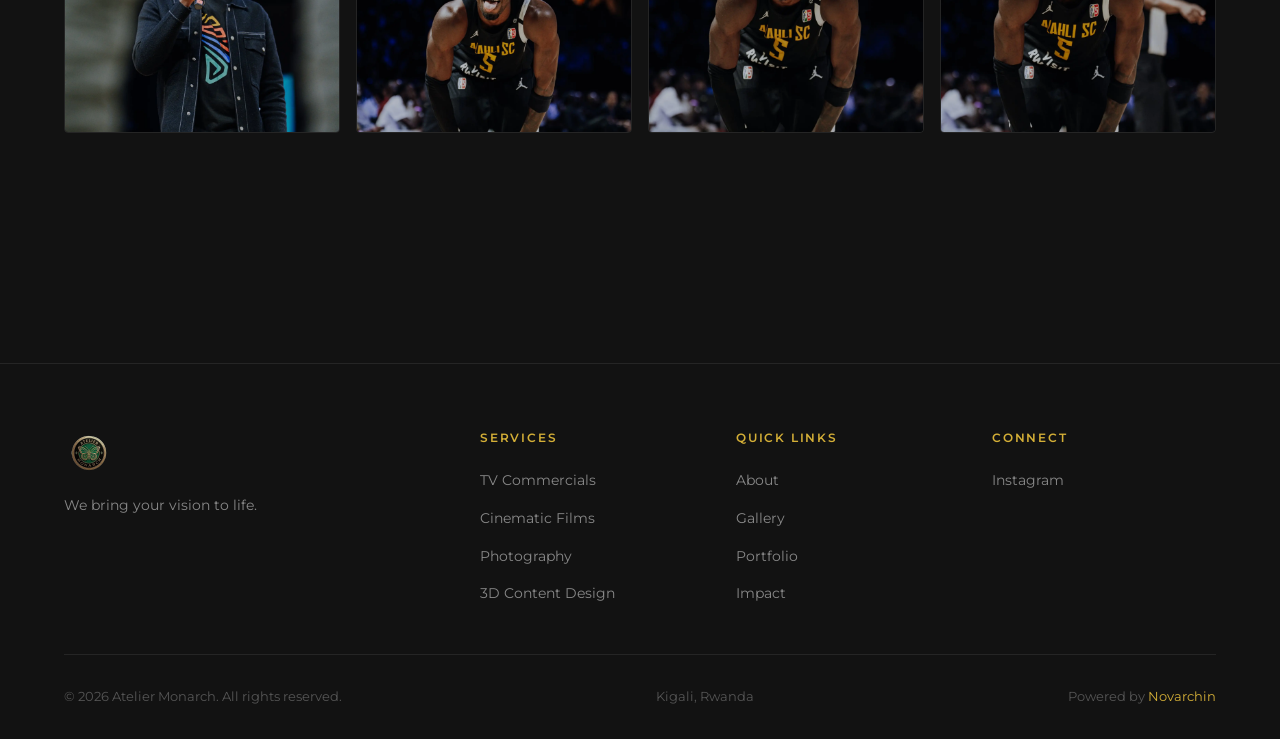
<file: pages/gallery.html>
<!DOCTYPE html>
<html lang="en">
<head>
  <meta charset="UTF-8" />
  <meta name="viewport" content="width=device-width, initial-scale=1.0" />
  <meta name="description" content="Gallery — Behind the lens at Atelier Monarch. BTS photos from our film and production projects across Africa." />
  <meta name="author" content="Atelier Monarch" />
  <meta name="theme-color" content="#0a0a0a" />

  <meta property="og:type" content="website" />
  <meta property="og:title" content="Gallery — Atelier Monarch | Visual Storytelling & Production" />
  <meta property="og:description" content="Behind the lens — gallery of Atelier Monarch." />
  <meta property="og:image" content="/assets/hero/DSC00515-2.webp" />
  <meta property="og:url" content="https://ateliermonarch.org" />
  <meta name="twitter:card" content="summary_large_image" />
  <meta name="twitter:title" content="Gallery — Atelier Monarch" />
  <meta name="twitter:description" content="Behind the lens at Atelier Monarch." />

  <link rel="icon" type="image/webp" href="../assets/logo/logo.webp" />

  <link rel="preconnect" href="https://fonts.googleapis.com" />
  <link rel="preconnect" href="https://fonts.gstatic.com" crossorigin />
  <link href="https://fonts.googleapis.com/css2?family=Montserrat:wght@300;400;500;600;700;800&display=swap" rel="stylesheet" />

  <link rel="stylesheet" href="../css/style.css" />

  <title>Gallery — Atelier Monarch | Visual Storytelling & Production</title>
</head>
<body>
  <a href="#main" class="skip-link">Skip to content</a>

  <!-- ==================== HEADER / NAV ==================== -->
  <header class="site-header" id="siteHeader">
    <div class="header-inner">
      <a href="../index.html" class="logo" aria-label="Atelier Monarch home">
        <img class="logo-mark" src="../assets/logo/logo.webp" alt="Atelier Monarch" />
      </a>

      <nav class="main-nav" id="mainNav" aria-label="Primary navigation">
        <ul class="nav-list">
          <li><a href="../index.html" class="nav-link">Home</a></li>
          <li><a href="about.html" class="nav-link">About</a></li>
          <li><a href="portfolio.html" class="nav-link">Portfolio</a></li>
          <li><a href="gallery.html" class="nav-link">Gallery</a></li>
          <li><a href="impact.html" class="nav-link">Impact</a></li>
          <li><a href="contact.html" class="nav-link">Contact</a></li>
        </ul>
      </nav>

      <div class="header-socials">
        <a href="https://www.instagram.com/kwizera_eroi?igsh=eWtpc2pjY3Zzemph" target="_blank" rel="noopener" aria-label="Instagram" class="social-icon">
          <svg viewBox="0 0 24 24" fill="none" stroke="currentColor" stroke-width="1.5" width="20" height="20"><rect x="2" y="2" width="20" height="20" rx="5"/><circle cx="12" cy="12" r="4"/><circle cx="17.5" cy="6.5" r="1" fill="currentColor" stroke="none"/></svg>
        </a>
        <!-- <a href="https://youtube.com" target="_blank" rel="noopener" aria-label="YouTube" class="social-icon">
          <svg viewBox="0 0 24 24" fill="none" stroke="currentColor" stroke-width="1.5" width="20" height="20"><path d="M22 12s0-3.5-.45-5.18a2.78 2.78 0 0 0-1.96-1.96C17.9 4.4 12 4.4 12 4.4s-5.9 0-7.59.46a2.78 2.78 0 0 0-1.96 1.96C2 8.5 2 12 2 12s0 3.5.45 5.18a2.78 2.78 0 0 0 1.96 1.96C6.1 19.6 12 19.6 12 19.6s5.9 0 7.59-.46a2.78 2.78 0 0 0 1.96-1.96C22 15.5 22 12 22 12z"/><path d="M10 15.5l5-3.5-5-3.5z" fill="currentColor" stroke="none"/></svg>
        </a> -->
        <!-- <a href="https://linkedin.com" target="_blank" rel="noopener" aria-label="LinkedIn" class="social-icon">
          <svg viewBox="0 0 24 24" fill="none" stroke="currentColor" stroke-width="1.5" width="20" height="20"><path d="M16 8a6 6 0 0 1 6 6v7h-4v-7a2 2 0 0 0-4 0v7h-4v-7a6 6 0 0 1 6-6z"/><rect x="2" y="9" width="4" height="12"/><circle cx="4" cy="4" r="2"/></svg>
        </a> -->
        <!-- <a href="https://x.com" target="_blank" rel="noopener" aria-label="X (Twitter)" class="social-icon">
          <svg viewBox="0 0 24 24" fill="currentColor" width="18" height="18"><path d="M18.244 2.25h3.308l-7.227 8.26 8.502 11.24h-6.66l-5.214-6.817L4.99 21.75H1.68l7.73-8.835L1.254 2.25H8.08l4.713 6.231zm-1.161 17.52h1.833L7.084 4.126H5.117z"/></svg>
        </a> -->
      </div>

      <button class="menu-toggle" id="menuToggle" aria-label="Open menu" aria-expanded="false" aria-controls="mobileNav">
        <span class="bar"></span>
        <span class="bar"></span>
        <span class="bar"></span>
      </button>
    </div>
  </header>

  <!-- Mobile full-screen overlay nav -->
  <div class="mobile-nav" id="mobileNav" aria-hidden="true">
    <div class="mobile-nav-accent" aria-hidden="true"></div>
    <nav aria-label="Mobile navigation">
      <ul class="mobile-nav-list">
        <li><a href="../index.html" class="mobile-link">Home</a></li>
        <li><a href="about.html" class="mobile-link">About</a></li>
        <li><a href="portfolio.html" class="mobile-link">Portfolio</a></li>
        <li><a href="gallery.html" class="mobile-link">Gallery</a></li>
        <li><a href="impact.html" class="mobile-link">Impact</a></li>
        <li><a href="contact.html" class="mobile-link">Contact</a></li>
      </ul>
    </nav>
    <div class="mobile-nav-socials">
      <a href="https://www.instagram.com/kwizera_eroi?igsh=eWtpc2pjY3Zzemph" target="_blank" rel="noopener" aria-label="Instagram">Instagram</a>
      <!-- <a href="https://youtube.com" target="_blank" rel="noopener" aria-label="YouTube">YouTube</a> -->
      <!-- <a href="https://linkedin.com" target="_blank" rel="noopener" aria-label="LinkedIn">LinkedIn</a> -->
      <!-- <a href="https://x.com" target="_blank" rel="noopener" aria-label="X">X</a> -->
    </div>
  </div>

  <main id="main">
    <!-- ==================== GALLERY ==================== -->
    <section class="gallery" id="gallery">
      <div class="container">
        <div class="section-header" data-animate>
          <span class="section-label">01 — Gallery</span>
          <h2 class="section-title">Behind the Lens</h2>
        </div>
        <div class="gallery-grid">
          <div class="gallery-item" data-animate><img src="../assets/gallery/248A4444.webp" alt="Gallery photo" loading="lazy" /></div>
          <div class="gallery-item" data-animate><img src="../assets/gallery/DSC00251.webp" alt="Gallery photo" loading="lazy" /></div>
          <div class="gallery-item" data-animate><img src="../assets/gallery/DSC00258.webp" alt="Gallery photo" loading="lazy" /></div>
          <div class="gallery-item" data-animate><img src="../assets/gallery/DSC00261.webp" alt="Gallery photo" loading="lazy" /></div>
          <div class="gallery-item" data-animate><img src="../assets/gallery/DSC00272.webp" alt="Gallery photo" loading="lazy" /></div>
          <div class="gallery-item" data-animate><img src="../assets/gallery/DSC00278.webp" alt="Gallery photo" loading="lazy" /></div>
          <div class="gallery-item" data-animate><img src="../assets/gallery/DSC00354.webp" alt="Gallery photo" loading="lazy" /></div>
          <div class="gallery-item" data-animate><img src="../assets/gallery/DSC00356.webp" alt="Gallery photo" loading="lazy" /></div>
          <div class="gallery-item" data-animate><img src="../assets/gallery/DSC00357.webp" alt="Gallery photo" loading="lazy" /></div>
          <div class="gallery-item" data-animate><img src="../assets/gallery/DSC00368.webp" alt="Gallery photo" loading="lazy" /></div>
          <div class="gallery-item" data-animate><img src="../assets/gallery/DSC00397.webp" alt="Gallery photo" loading="lazy" /></div>
          <div class="gallery-item" data-animate><img src="../assets/gallery/DSC00398.webp" alt="Gallery photo" loading="lazy" /></div>
          <div class="gallery-item" data-animate><img src="../assets/gallery/DSC00437.webp" alt="Gallery photo" loading="lazy" /></div>
          <div class="gallery-item" data-animate><img src="../assets/gallery/DSC00438.webp" alt="Gallery photo" loading="lazy" /></div>
          <div class="gallery-item" data-animate><img src="../assets/gallery/DSC00440.webp" alt="Gallery photo" loading="lazy" /></div>
          <div class="gallery-item" data-animate><img src="../assets/gallery/DSC00492.webp" alt="Gallery photo" loading="lazy" /></div>
          <div class="gallery-item" data-animate><img src="../assets/gallery/DSC00624.webp" alt="Gallery photo" loading="lazy" /></div>
          <div class="gallery-item" data-animate><img src="../assets/gallery/DSC01034.webp" alt="Gallery photo" loading="lazy" /></div>
          <div class="gallery-item" data-animate><img src="../assets/gallery/DSC01035.webp" alt="Gallery photo" loading="lazy" /></div>
          <div class="gallery-item" data-animate><img src="../assets/gallery/DSC01036.webp" alt="Gallery photo" loading="lazy" /></div>
        </div>
        <div class="gallery-cta" data-animate style="text-align:center;margin-top:3rem">
          <a href="gallery-all.html" class="btn btn-primary">Show More</a>
        </div>
      </div>
    </section>
  </main>

  <!-- ==================== FOOTER ==================== -->
  <footer class="site-footer">
    <div class="container">
      <div class="footer-top">
        <div class="footer-brand">
          <a href="../index.html" class="logo">
            <img class="logo-mark" src="../assets/logo/logo.webp" alt="Atelier Monarch" />
          </a>
          <p class="footer-tagline">We bring your vision to life.</p>
        </div>

        <div class="footer-cols">
          <div class="footer-col">
            <h4>Services</h4>
            <ul>
              <li><a href="about.html">TV Commercials</a></li>
              <li><a href="about.html">Cinematic Films</a></li>
              <li><a href="about.html">Photography</a></li>
              <li><a href="about.html">3D Content Design</a></li>
            </ul>
          </div>
          <div class="footer-col">
            <h4>Quick Links</h4>
            <ul>
              <li><a href="about.html">About</a></li>
              <li><a href="gallery.html">Gallery</a></li>
              <li><a href="portfolio.html">Portfolio</a></li>
              <li><a href="impact.html">Impact</a></li>
            </ul>
          </div>
          <div class="footer-col">
            <h4>Connect</h4>
            <ul>
              <li><a href="https://www.instagram.com/kwizera_eroi?igsh=eWtpc2pjY3Zzemph" target="_blank" rel="noopener">Instagram</a></li>
              <li><!-- <a href="https://youtube.com" target="_blank" rel="noopener">YouTube</a> --></li>
              <li><!-- <a href="https://linkedin.com" target="_blank" rel="noopener">LinkedIn</a> --></li>
              <li><!-- <a href="https://x.com" target="_blank" rel="noopener">X</a> --></li>
            </ul>
          </div>
        </div>
      </div>

      <div class="footer-bottom">
        <p>&copy; <span id="currentYear">2026</span> Atelier Monarch. All rights reserved.</p>
        <p>Kigali, Rwanda</p>
        <p>Powered by <a href="https://novarchin.vercel.app" target="_blank" rel="noopener">Novarchin</a></p>
      </div>
    </div>
  </footer>

  <!-- ==================== VIDEO LIGHTBOX MODAL ==================== -->
  <div class="lightbox" id="lightbox" aria-hidden="true" role="dialog" aria-modal="true" aria-label="Video player">
    <div class="lightbox-backdrop" id="lightboxBackdrop"></div>
    <div class="lightbox-content">
      <button class="lightbox-close" id="lightboxClose" aria-label="Close">
        <svg viewBox="0 0 24 24" fill="none" stroke="currentColor" stroke-width="2" width="24" height="24"><line x1="18" y1="6" x2="6" y2="18"/><line x1="6" y1="6" x2="18" y2="18"/></svg>
      </button>
      <div class="lightbox-video" id="lightboxVideo"></div>
      <img class="lightbox-image" id="lightboxImage" alt="" />
    </div>
  </div>

  <script defer src="../js/main.js"></script>
</body>
</html>
</file>
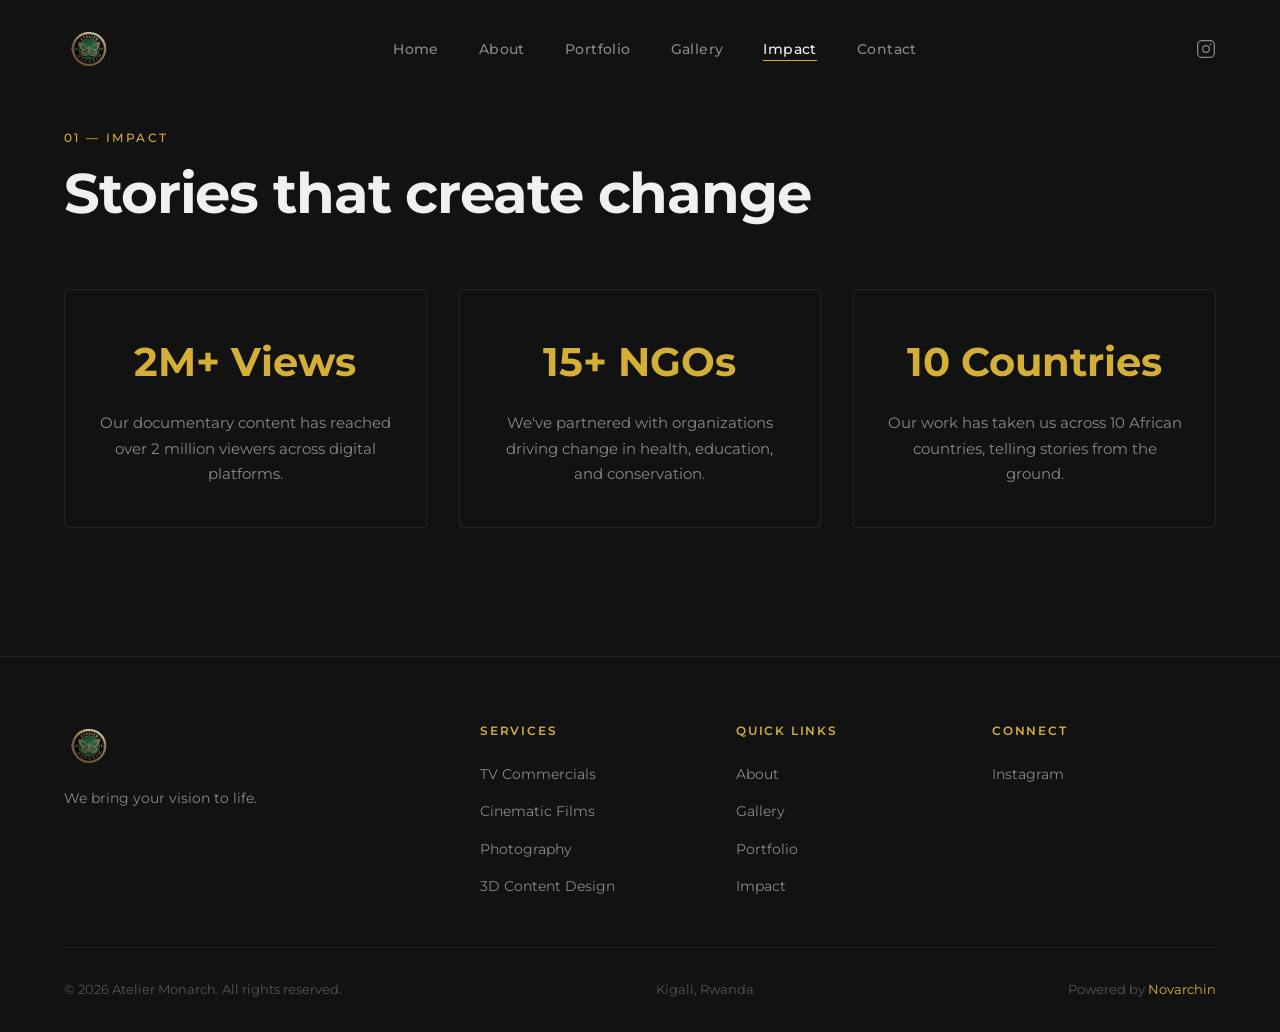
<file: pages/impact.html>
<!DOCTYPE html>
<html lang="en">
<head>
  <meta charset="UTF-8" />
  <meta name="viewport" content="width=device-width, initial-scale=1.0" />
  <meta name="description" content="Impact — Stories that create change. Atelier Monarch's documentary and campaign content reaches millions across Africa." />
  <meta name="author" content="Atelier Monarch" />
  <meta name="theme-color" content="#0a0a0a" />

  <meta property="og:type" content="website" />
  <meta property="og:title" content="Impact — Atelier Monarch | Visual Storytelling & Production" />
  <meta property="og:description" content="Stories that create change — the impact of Atelier Monarch's work across Africa." />
  <meta property="og:image" content="/assets/hero/DSC00515-2.webp" />
  <meta property="og:url" content="https://ateliermonarch.org" />
  <meta name="twitter:card" content="summary_large_image" />
  <meta name="twitter:title" content="Impact — Atelier Monarch" />
  <meta name="twitter:description" content="Stories that create change." />

  <link rel="icon" type="image/webp" href="../assets/logo/logo.webp" />

  <link rel="preconnect" href="https://fonts.googleapis.com" />
  <link rel="preconnect" href="https://fonts.gstatic.com" crossorigin />
  <link href="https://fonts.googleapis.com/css2?family=Montserrat:wght@300;400;500;600;700;800&display=swap" rel="stylesheet" />

  <link rel="stylesheet" href="../css/style.css" />

  <title>Impact — Atelier Monarch | Visual Storytelling & Production</title>
</head>
<body>
  <a href="#main" class="skip-link">Skip to content</a>

  <!-- ==================== HEADER / NAV ==================== -->
  <header class="site-header" id="siteHeader">
    <div class="header-inner">
      <a href="../index.html" class="logo" aria-label="Atelier Monarch home">
        <img class="logo-mark" src="../assets/logo/logo.webp" alt="Atelier Monarch" />
      </a>

      <nav class="main-nav" id="mainNav" aria-label="Primary navigation">
        <ul class="nav-list">
          <li><a href="../index.html" class="nav-link">Home</a></li>
          <li><a href="about.html" class="nav-link">About</a></li>
          <li><a href="portfolio.html" class="nav-link">Portfolio</a></li>
          <li><a href="gallery.html" class="nav-link">Gallery</a></li>
          <li><a href="impact.html" class="nav-link">Impact</a></li>
          <li><a href="contact.html" class="nav-link">Contact</a></li>
        </ul>
      </nav>

      <div class="header-socials">
        <a href="https://www.instagram.com/kwizera_eroi?igsh=eWtpc2pjY3Zzemph" target="_blank" rel="noopener" aria-label="Instagram" class="social-icon">
          <svg viewBox="0 0 24 24" fill="none" stroke="currentColor" stroke-width="1.5" width="20" height="20"><rect x="2" y="2" width="20" height="20" rx="5"/><circle cx="12" cy="12" r="4"/><circle cx="17.5" cy="6.5" r="1" fill="currentColor" stroke="none"/></svg>
        </a>
        <!-- <a href="https://youtube.com" target="_blank" rel="noopener" aria-label="YouTube" class="social-icon">
          <svg viewBox="0 0 24 24" fill="none" stroke="currentColor" stroke-width="1.5" width="20" height="20"><path d="M22 12s0-3.5-.45-5.18a2.78 2.78 0 0 0-1.96-1.96C17.9 4.4 12 4.4 12 4.4s-5.9 0-7.59.46a2.78 2.78 0 0 0-1.96 1.96C2 8.5 2 12 2 12s0 3.5.45 5.18a2.78 2.78 0 0 0 1.96 1.96C6.1 19.6 12 19.6 12 19.6s5.9 0 7.59-.46a2.78 2.78 0 0 0 1.96-1.96C22 15.5 22 12 22 12z"/><path d="M10 15.5l5-3.5-5-3.5z" fill="currentColor" stroke="none"/></svg>
        </a> -->
        <!-- <a href="https://linkedin.com" target="_blank" rel="noopener" aria-label="LinkedIn" class="social-icon">
          <svg viewBox="0 0 24 24" fill="none" stroke="currentColor" stroke-width="1.5" width="20" height="20"><path d="M16 8a6 6 0 0 1 6 6v7h-4v-7a2 2 0 0 0-4 0v7h-4v-7a6 6 0 0 1 6-6z"/><rect x="2" y="9" width="4" height="12"/><circle cx="4" cy="4" r="2"/></svg>
        </a> -->
        <!-- <a href="https://x.com" target="_blank" rel="noopener" aria-label="X (Twitter)" class="social-icon">
          <svg viewBox="0 0 24 24" fill="currentColor" width="18" height="18"><path d="M18.244 2.25h3.308l-7.227 8.26 8.502 11.24h-6.66l-5.214-6.817L4.99 21.75H1.68l7.73-8.835L1.254 2.25H8.08l4.713 6.231zm-1.161 17.52h1.833L7.084 4.126H5.117z"/></svg>
        </a> -->
      </div>

      <button class="menu-toggle" id="menuToggle" aria-label="Open menu" aria-expanded="false" aria-controls="mobileNav">
        <span class="bar"></span>
        <span class="bar"></span>
        <span class="bar"></span>
      </button>
    </div>
  </header>

  <!-- Mobile full-screen overlay nav -->
  <div class="mobile-nav" id="mobileNav" aria-hidden="true">
    <div class="mobile-nav-accent" aria-hidden="true"></div>
    <nav aria-label="Mobile navigation">
      <ul class="mobile-nav-list">
        <li><a href="../index.html" class="mobile-link">Home</a></li>
        <li><a href="about.html" class="mobile-link">About</a></li>
        <li><a href="portfolio.html" class="mobile-link">Portfolio</a></li>
        <li><a href="gallery.html" class="mobile-link">Gallery</a></li>
        <li><a href="impact.html" class="mobile-link">Impact</a></li>
        <li><a href="contact.html" class="mobile-link">Contact</a></li>
      </ul>
    </nav>
    <div class="mobile-nav-socials">
      <a href="https://www.instagram.com/kwizera_eroi?igsh=eWtpc2pjY3Zzemph" target="_blank" rel="noopener" aria-label="Instagram">Instagram</a>
      <!-- <a href="https://youtube.com" target="_blank" rel="noopener" aria-label="YouTube">YouTube</a> -->
      <!-- <a href="https://linkedin.com" target="_blank" rel="noopener" aria-label="LinkedIn">LinkedIn</a> -->
      <!-- <a href="https://x.com" target="_blank" rel="noopener" aria-label="X">X</a> -->
    </div>
  </div>

  <main id="main">
    <!-- ==================== IMPACT ==================== -->
    <section class="impact" id="impact">
      <div class="container">
        <div class="section-header" data-animate>
          <span class="section-label">01 — Impact</span>
          <h2 class="section-title">Stories that create change</h2>
        </div>
        <div class="impact-grid">
          <div class="impact-card" data-animate>
            <h3>2M+ Views</h3>
            <p>Our documentary content has reached over 2 million viewers across digital platforms.</p>
          </div>
          <div class="impact-card" data-animate>
            <h3>15+ NGOs</h3>
            <p>We've partnered with organizations driving change in health, education, and conservation.</p>
          </div>
          <div class="impact-card" data-animate>
            <h3>10 Countries</h3>
            <p>Our work has taken us across 10 African countries, telling stories from the ground.</p>
          </div>
        </div>
      </div>
    </section>
  </main>

  <!-- ==================== FOOTER ==================== -->
  <footer class="site-footer">
    <div class="container">
      <div class="footer-top">
        <div class="footer-brand">
          <a href="../index.html" class="logo">
            <img class="logo-mark" src="../assets/logo/logo.webp" alt="Atelier Monarch" />
          </a>
          <p class="footer-tagline">We bring your vision to life.</p>
        </div>

        <div class="footer-cols">
          <div class="footer-col">
            <h4>Services</h4>
            <ul>
              <li><a href="about.html">TV Commercials</a></li>
              <li><a href="about.html">Cinematic Films</a></li>
              <li><a href="about.html">Photography</a></li>
              <li><a href="about.html">3D Content Design</a></li>
            </ul>
          </div>
          <div class="footer-col">
            <h4>Quick Links</h4>
            <ul>
              <li><a href="about.html">About</a></li>
              <li><a href="gallery.html">Gallery</a></li>
              <li><a href="portfolio.html">Portfolio</a></li>
              <li><a href="impact.html">Impact</a></li>
            </ul>
          </div>
          <div class="footer-col">
            <h4>Connect</h4>
            <ul>
              <li><a href="https://www.instagram.com/kwizera_eroi?igsh=eWtpc2pjY3Zzemph" target="_blank" rel="noopener">Instagram</a></li>
              <li><!-- <a href="https://youtube.com" target="_blank" rel="noopener">YouTube</a> --></li>
              <li><!-- <a href="https://linkedin.com" target="_blank" rel="noopener">LinkedIn</a> --></li>
              <li><!-- <a href="https://x.com" target="_blank" rel="noopener">X</a> --></li>
            </ul>
          </div>
        </div>
      </div>

      <div class="footer-bottom">
        <p>&copy; <span id="currentYear">2026</span> Atelier Monarch. All rights reserved.</p>
        <p>Kigali, Rwanda</p>
        <p>Powered by <a href="https://novarchin.vercel.app" target="_blank" rel="noopener">Novarchin</a></p>
      </div>
    </div>
  </footer>

  <!-- ==================== VIDEO LIGHTBOX MODAL ==================== -->
  <div class="lightbox" id="lightbox" aria-hidden="true" role="dialog" aria-modal="true" aria-label="Video player">
    <div class="lightbox-backdrop" id="lightboxBackdrop"></div>
    <div class="lightbox-content">
      <button class="lightbox-close" id="lightboxClose" aria-label="Close">
        <svg viewBox="0 0 24 24" fill="none" stroke="currentColor" stroke-width="2" width="24" height="24"><line x1="18" y1="6" x2="6" y2="18"/><line x1="6" y1="6" x2="18" y2="18"/></svg>
      </button>
      <div class="lightbox-video" id="lightboxVideo"></div>
      <img class="lightbox-image" id="lightboxImage" alt="" />
    </div>
  </div>

  <script defer src="../js/main.js"></script>
</body>
</html>
</file>
<file: css/style.css>
/* ============================================
    ATELIER MONARCH ΓÇö Visual Storytelling & Production
   Luxury dark theme with royal gold accent
   ============================================ */

/* ---------- CSS Custom Properties ---------- */
:root {
  --bg: #0B0B0B;
  --bg-elevated: #121212;
  --bg-card: #161616;
  --accent: #D4AF37;
  --accent-dim: #8C6A16;
  --accent-glow: rgba(212, 175, 55, 0.15);
  --text: #f0f0f0;
  --text-muted: #888888;
  --text-dim: #555555;
  --border: rgba(255, 255, 255, 0.08);
  --border-hover: rgba(212, 175, 55, 0.4);

  --font-display: "Montserrat", "Helvetica Neue", sans-serif;
  --font-body: "Montserrat", system-ui, -apple-system, sans-serif;

  --max-width: 1400px;
  --gutter: clamp(1.5rem, 5vw, 4rem);
  --section-pad: clamp(4rem, 10vw, 8rem);

  --ease-out: cubic-bezier(0.16, 1, 0.3, 1);
  --ease-in-out: cubic-bezier(0.65, 0, 0.35, 1);
  --transition: 0.4s var(--ease-out);
}

/* ---------- Reset ---------- */
*,
*::before,
*::after {
  margin: 0;
  padding: 0;
  box-sizing: border-box;
}

html {
  scroll-behavior: smooth;
  -webkit-font-smoothing: antialiased;
  -moz-osx-font-smoothing: grayscale;
}

body {
  font-family: var(--font-body);
  background: var(--bg);
  color: var(--text);
  line-height: 1.6;
  overflow-x: hidden;
}

/* Remove custom cursor on touch devices */
@media (pointer: coarse) {
  body { cursor: auto; }
}

img { max-width: 100%; display: block; }
a { color: inherit; text-decoration: none; }
ul { list-style: none; }
button { background: none; border: none; color: inherit; font: inherit; cursor: pointer; }

/* ---------- Skip Link ---------- */
.skip-link {
  position: absolute;
  top: -100px;
  left: 0;
  background: var(--accent);
  color: #fff;
  padding: 12px 24px;
  z-index: 9999;
  font-weight: 600;
  transition: top 0.3s;
}
.skip-link:focus { top: 0; }

/* ---------- Focus States ---------- */
a:focus-visible,
button:focus-visible {
  outline: 2px solid var(--accent);
  outline-offset: 4px;
}



/* ---------- Container ---------- */
.container {
  max-width: var(--max-width);
  margin: 0 auto;
  padding: 0 var(--gutter);
}

/* ---------- Section Header ---------- */
.section-header {
  margin-bottom: clamp(2.5rem, 6vw, 4rem);
}
.section-label {
  display: block;
  font-size: 0.75rem;
  letter-spacing: 0.2em;
  text-transform: uppercase;
  color: var(--accent);
  margin-bottom: 1rem;
  font-weight: 500;
}
.section-title {
  font-family: var(--font-display);
  font-size: clamp(2rem, 5vw, 3.5rem);
  font-weight: 700;
  line-height: 1.1;
  letter-spacing: -0.02em;
}

/* ---------- Buttons ---------- */
.btn {
  display: inline-flex;
  align-items: center;
  justify-content: center;
  padding: 1rem 2rem;
  font-size: 0.875rem;
  font-weight: 600;
  letter-spacing: 0.05em;
  text-transform: uppercase;
  border-radius: 2px;
  transition: all var(--transition);
  position: relative;
  overflow: hidden;
}
.btn-primary {
  background: var(--accent);
  color: #fff;
}
.btn-primary:hover {
  background: var(--accent-dim);
  transform: translateY(-2px);
  box-shadow: 0 8px 30px var(--accent-glow);
}
.btn-ghost {
  background: transparent;
  color: var(--text);
  border: 1px solid var(--border);
}
.btn-ghost:hover {
  border-color: var(--accent);
  color: var(--accent);
  transform: translateY(-2px);
}

/* ---------- Header / Nav ---------- */
.site-header {
  position: fixed;
  top: 0;
  left: 0;
  width: 100%;
  z-index: 1000;
  transition: background var(--transition), backdrop-filter var(--transition), padding var(--transition);
  padding: 1.5rem 0;
}
.site-header.scrolled {
  background: rgba(10, 10, 10, 0.7);
  backdrop-filter: blur(20px);
  -webkit-backdrop-filter: blur(20px);
  border-bottom: 1px solid var(--border);
  padding: 1rem 0;
}
.header-inner {
  max-width: var(--max-width);
  margin: 0 auto;
  padding: 0 var(--gutter);
  display: flex;
  align-items: center;
  justify-content: space-between;
  gap: 2rem;
}
.logo {
  display: flex;
  align-items: center;
  gap: 0.6rem;
  transition: opacity var(--transition);
}
.logo-mark {
  display: block;
  width: 50px;
  height: 50px;
  object-fit: contain;
}
.main-nav .nav-list {
  display: flex;
  gap: 2.5rem;
}
.nav-link {
  font-size: 0.85rem;
  font-weight: 500;
  letter-spacing: 0.03em;
  color: var(--text-muted);
  position: relative;
  transition: color var(--transition);
}
.nav-link::after {
  content: "";
  position: absolute;
  bottom: -4px;
  left: 0;
  width: 0;
  height: 1px;
  background: var(--accent);
  transition: width 0.3s var(--ease-out);
}
.nav-link:hover,
.nav-link.active {
  color: var(--text);
}
.nav-link:hover::after,
.nav-link.active::after {
  width: 100%;
}
.header-socials {
  display: flex;
  gap: 1rem;
}
.social-icon {
  color: var(--text-muted);
  transition: color var(--transition), transform var(--transition);
  display: flex;
  align-items: center;
}
.social-icon:hover {
  color: var(--accent);
  transform: translateY(-2px);
}

/* Mobile menu toggle */
.menu-toggle {
  display: none;
  flex-direction: column;
  gap: 5px;
  z-index: 1001;
}
.menu-toggle .bar {
  width: 28px;
  height: 2px;
  background: var(--text);
  transition: all 0.3s var(--ease-out);
  transform-origin: center;
}
.menu-toggle.active .bar:nth-child(1) {
  transform: translateY(7px) rotate(45deg);
}
.menu-toggle.active .bar:nth-child(2) {
  opacity: 0;
}
.menu-toggle.active .bar:nth-child(3) {
  transform: translateY(-7px) rotate(-45deg);
}

/* ---------- Mobile Nav Overlay ---------- */
.mobile-nav {
  position: fixed;
  inset: 0;
  z-index: 999;
  display: flex;
  flex-direction: column;
  align-items: center;
  justify-content: center;
  gap: 2.5rem;
  opacity: 0;
  visibility: hidden;
  transition: opacity 0.5s var(--ease-out), visibility 0.5s;
  background: rgba(11, 11, 11, 0.92);
  backdrop-filter: blur(24px);
  -webkit-backdrop-filter: blur(24px);
}
.mobile-nav.open {
  opacity: 1;
  visibility: visible;
}

/* Decorative gold accent bar */
.mobile-nav-accent {
  width: 48px;
  height: 2px;
  background: linear-gradient(90deg, transparent, var(--accent), transparent);
  border-radius: 1px;
  opacity: 0;
  transform: scaleX(0);
  transition: opacity 0.6s 0.15s var(--ease-out), transform 0.6s 0.15s var(--ease-out);
}
.mobile-nav.open .mobile-nav-accent {
  opacity: 1;
  transform: scaleX(1);
}

.mobile-nav-list {
  display: flex;
  flex-direction: column;
  align-items: center;
  gap: 0.25rem;
}
.mobile-link {
  display: block;
  font-family: var(--font-display);
  font-size: clamp(1.6rem, 7vw, 3rem);
  font-weight: 600;
  color: var(--text);
  padding: 0.6rem 1.2rem;
  border-radius: 6px;
  position: relative;
  opacity: 0;
  transform: translateY(32px);
  transition: opacity 0.45s var(--ease-out), transform 0.45s var(--ease-out), color var(--transition);
}
.mobile-nav.open .mobile-link {
  opacity: 1;
  transform: translateY(0);
}
.mobile-link::after {
  content: '';
  position: absolute;
  bottom: 0.2rem;
  left: 50%;
  width: 0;
  height: 2px;
  background: var(--accent);
  transform: translateX(-50%);
  transition: width 0.3s var(--ease-out);
  border-radius: 1px;
}
.mobile-link:hover::after,
.mobile-link.active::after {
  width: 50%;
}
.mobile-link:hover,
.mobile-link.active { color: var(--accent); }
.mobile-nav-list li:nth-child(1) .mobile-link { transition-delay: 0.08s; }
.mobile-nav-list li:nth-child(2) .mobile-link { transition-delay: 0.13s; }
.mobile-nav-list li:nth-child(3) .mobile-link { transition-delay: 0.18s; }
.mobile-nav-list li:nth-child(4) .mobile-link { transition-delay: 0.23s; }
.mobile-nav-list li:nth-child(5) .mobile-link { transition-delay: 0.28s; }
.mobile-nav-list li:nth-child(6) .mobile-link { transition-delay: 0.33s; }

.mobile-nav-socials {
  display: flex;
  align-items: center;
  gap: 1.5rem;
  font-size: 0.78rem;
  letter-spacing: 0.12em;
  text-transform: uppercase;
  color: var(--text-dim);
  opacity: 0;
  transform: translateY(16px);
  transition: opacity 0.5s 0.3s var(--ease-out), transform 0.5s 0.3s var(--ease-out);
}
.mobile-nav.open .mobile-nav-socials {
  opacity: 1;
  transform: translateY(0);
}
.mobile-nav-socials a { transition: color var(--transition); }
.mobile-nav-socials a:hover { color: var(--accent); }
.mobile-nav-socials a + a {
  position: relative;
  padding-left: 1.5rem;
}
.mobile-nav-socials a + a::before {
  content: '';
  position: absolute;
  left: 0;
  top: 50%;
  width: 1px;
  height: 12px;
  background: var(--border);
  transform: translateY(-50%);
}

/* ---------- Hero ---------- */
.hero {
  position: relative;
  min-height: 100vh;
  display: flex;
  align-items: center;
  justify-content: center;
  overflow: hidden;
}
.hero-video {
  position: absolute;
  top: 0; left: 0;
  width: 100%;
  height: 100%;
  object-fit: cover;
  z-index: 1;
  opacity: 0.5;
}
.hero-bg {
  position: absolute;
  top: 0; left: 0;
  width: 100%;
  height: 100%;
  background: linear-gradient(135deg, #0B0B0B 0%, #044B37 40%, #0B0B0B 100%);
  z-index: 0;
  animation: heroGradient 12s ease-in-out infinite alternate;
}
@keyframes heroGradient {
  0% { background: linear-gradient(135deg, #0B0B0B 0%, #044B37 40%, #0B0B0B 100%); }
  50% { background: linear-gradient(135deg, #0B0B0B 0%, #0B6E4F 50%, #0B0B0B 100%); }
  100% { background: linear-gradient(135deg, #0B0B0B 0%, #044B37 40%, #0B0B0B 100%); }
}
.hero-grain {
  position: absolute;
  top: 0; left: 0;
  width: 100%;
  height: 100%;
  z-index: 2;
  opacity: 0.04;
  pointer-events: none;
  background-image: url("data:image/svg+xml,%3Csvg xmlns='http://www.w3.org/2000/svg' width='200' height='200'%3E%3Cfilter id='n'%3E%3CfeTurbulence type='fractalNoise' baseFrequency='0.9' numOctaves='4' /%3E%3C/filter%3E%3Crect width='100%25' height='100%25' filter='url(%23n)' /%3E%3C/svg%3E");
}
.hero-vignette {
  position: absolute;
  top: 0; left: 0;
  width: 100%;
  height: 100%;
  z-index: 2;
  pointer-events: none;
  background: radial-gradient(ellipse at center, transparent 30%, rgba(10, 10, 10, 0.7) 100%);
}
.hero-content {
  position: relative;
  z-index: 3;
  text-align: center;
  padding: 6rem var(--gutter) 6rem;
  max-width: 1000px;
}
.hero-eyebrow {
  font-size: 0.8rem;
  letter-spacing: 0.25em;
  text-transform: uppercase;
  color: var(--text-muted);
  margin-bottom: 2rem;
}
.hero-title {
  font-family: var(--font-display);
  font-size: clamp(2rem, 6vw, 4.5rem);
  font-weight: 800;
  line-height: 1.15;
  letter-spacing: -0.03em;
  margin-bottom: 2rem;
  display: flex;
  flex-direction: column;
  align-items: center;
  gap: 0;
}
.title-line {
  display: flex;
  justify-content: center;
  gap: 0 0.3em;
}
.hero-title .word {
  display: inline-block;
  opacity: 0;
  transform: translateY(100%);
  animation: wordReveal 0.8s var(--ease-out) forwards;
}
.title-line:nth-child(1) .word:nth-child(1) { animation-delay: 0.2s; }
.title-line:nth-child(1) .word:nth-child(2) { animation-delay: 0.3s; }
.title-line:nth-child(1) .word:nth-child(3) { animation-delay: 0.4s; }
.title-line:nth-child(1) .word:nth-child(4) { animation-delay: 0.5s; }
.title-line:nth-child(2) .word { animation-delay: 0.6s; }
.title-line:nth-child(3) .word { animation-delay: 0.7s; }
.title-line.accent-line .word.accent {
  color: var(--accent);
  font-style: italic;
}
.title-line.accent-line .word.accent::after {
  content: '|';
  animation: blink 1s step-end infinite;
  font-style: normal;
  font-weight: 200;
  color: var(--accent);
}
@keyframes blink {
  50% { opacity: 0; }
}
@keyframes wordReveal {
  to { opacity: 1; transform: translateY(0); }
}
.hero-subhead {
  font-size: clamp(1rem, 2vw, 1.25rem);
  color: var(--text);
  max-width: 600px;
  margin: 0 auto 3rem;
  line-height: 1.7;
}
.hero-cta {
  display: flex;
  gap: 1rem;
  justify-content: center;
  flex-wrap: wrap;
}

/* Scroll indicator */
.scroll-indicator {
  position: absolute;
  bottom: 1.5rem;
  left: 50%;
  transform: translateX(-50%);
  z-index: 1;
  display: flex;
  flex-direction: column;
  align-items: center;
  gap: 0.5rem;
  opacity: 0.5;
}
.scroll-text {
  font-size: 0.7rem;
  letter-spacing: 0.2em;
  text-transform: uppercase;
  color: var(--text-dim);
}
.scroll-line {
  width: 1px;
  height: 40px;
  background: linear-gradient(to bottom, var(--accent), transparent);
  animation: scrollLine 2s ease-in-out infinite;
}
@keyframes scrollLine {
  0%, 100% { transform: scaleY(0.3); transform-origin: top; }
  50% { transform: scaleY(1); transform-origin: top; }
}

/* ---------- Featured Work Strip (Marquee) ---------- */
.featured-strip {
  padding: 3rem 0;
  overflow: hidden;
  border-top: 1px solid var(--border);
  border-bottom: 1px solid var(--border);
}
.marquee {
  overflow: hidden;
  width: 100%;
}
.marquee-track {
  display: flex;
  gap: 1.5rem;
  width: max-content;
  animation: marqueeScroll 30s linear infinite;
}
.featured-strip:hover .marquee-track {
  animation-play-state: paused;
}
@keyframes marqueeScroll {
  from { transform: translateX(0); }
  to { transform: translateX(-50%); }
}
.marquee-item {
  width: 320px;
  height: 180px;
  border-radius: 4px;
  display: flex;
  align-items: center;
  justify-content: center;
  flex-shrink: 0;
  position: relative;
  overflow: hidden;
  border: 1px solid var(--border);
}
.marquee-item img {
  width: 100%;
  height: 100%;
  object-fit: cover;
  position: absolute;
  inset: 0;
}
.marquee-item span {
  font-size: 0.75rem;
  letter-spacing: 0.15em;
  text-transform: uppercase;
  color: rgba(255, 255, 255, 0.3);
}
.marquee-item::after {
  content: "";
  position: absolute;
  inset: 0;
  background: linear-gradient(135deg, transparent 40%, rgba(212, 175, 55, 0.05) 100%);
  opacity: 0;
  transition: opacity var(--transition);
}
.marquee-item:hover::after { opacity: 1; }

/* ---------- About ---------- */
.about {
  padding: var(--section-pad) 0;
}
.about-grid {
  display: grid;
  grid-template-columns: 1.5fr 1fr;
  gap: clamp(2rem, 6vw, 5rem);
  align-items: start;
}
.about-text p {
  font-size: clamp(1rem, 2vw, 1.15rem);
  color: var(--text-muted);
  margin-bottom: 1.5rem;
  line-height: 1.8;
}
.about-stats {
  display: flex;
  flex-direction: column;
  gap: 2rem;
  border-left: 1px solid var(--border);
  padding-left: 2rem;
}
.stat {
  display: flex;
  flex-direction: column;
  gap: 0.25rem;
}
.stat-number {
  font-family: var(--font-display);
  font-size: clamp(2.5rem, 5vw, 3.5rem);
  font-weight: 700;
  color: var(--accent);
  line-height: 1;
}
.stat-label {
  font-size: 0.8rem;
  letter-spacing: 0.1em;
  text-transform: uppercase;
  color: var(--text-muted);
}

/* ---------- Tools Grid ---------- */
.tools-grid {
  display: grid;
  grid-template-columns: repeat(auto-fill, minmax(220px, 1fr));
  gap: 1rem;
  margin-bottom: 3rem;
}
.tool-item {
  padding: 1.25rem;
  border: 1px solid var(--border);
  border-radius: 4px;
  background: var(--bg-card);
  display: flex;
  flex-direction: column;
  gap: 0.25rem;
  transition: border-color var(--transition);
}
.tool-item:hover {
  border-color: var(--border-hover);
}
.tool-name {
  font-family: var(--font-display);
  font-size: 0.95rem;
  font-weight: 600;
  color: var(--text);
}
.tool-qty {
  font-size: 0.8rem;
  color: var(--accent);
  font-weight: 500;
}

/* ---------- Pricing Table ---------- */
.pricing-table {
  width: 100%;
  border-collapse: collapse;
  margin-bottom: 3rem;
}
.pricing-table th,
.pricing-table td {
  padding: 1rem 1.5rem;
  text-align: left;
  border-bottom: 1px solid var(--border);
  font-size: 0.9rem;
}
.pricing-table th {
  font-family: var(--font-display);
  font-size: 0.75rem;
  letter-spacing: 0.15em;
  text-transform: uppercase;
  color: var(--accent);
  font-weight: 600;
  border-bottom: 1px solid var(--accent);
}
.pricing-table td {
  color: var(--text-muted);
}
.pricing-table tr:hover td {
  color: var(--text);
}
.pricing-table .price {
  font-family: var(--font-display);
  font-weight: 600;
  color: var(--accent);
}

/* ---------- Portfolio / Bento Grid ---------- */
.portfolio {
  padding: var(--section-pad) 0;
  background: var(--bg-elevated);
}
.bento-grid {
  display: grid;
  grid-template-columns: repeat(4, 1fr);
  grid-auto-rows: 240px;
  gap: 1.5rem;
}
.bento-card {
  position: relative;
  border-radius: 4px;
  overflow: hidden;
  cursor: pointer;
  background: var(--bg-card);
  border: 1px solid var(--border);
  transition: border-color var(--transition), transform var(--transition);
  display: flex;
  flex-direction: column;
}
.bento-card:hover {
  border-color: var(--border-hover);
  transform: translateY(-4px);
}
.bento-wide { grid-column: span 2; }
.bento-tall { grid-row: span 2; }
.card-thumb {
  flex: 1;
  position: relative;
  overflow: hidden;
  display: flex;
  align-items: center;
  justify-content: center;
  transition: transform 0.6s var(--ease-out);
}
.card-thumb video {
  width: 100%;
  height: 100%;
  object-fit: cover;
}
.bento-card:hover .card-thumb {
  transform: scale(1.05);
}
.play-overlay {
  position: absolute;
  inset: 0;
  display: flex;
  align-items: center;
  justify-content: center;
  background: rgba(10, 10, 10, 0.5);
  opacity: 0;
  transition: opacity var(--transition);
  color: var(--accent);
}
.bento-card:hover .play-overlay {
  opacity: 1;
}
.play-overlay svg {
  transform: scale(0.8);
  transition: transform 0.4s var(--ease-out);
}
.bento-card:hover .play-overlay svg {
  transform: scale(1);
}
.card-info {
  padding: 1.25rem;
  border-top: 1px solid var(--border);
}
.card-title {
  font-family: var(--font-display);
  font-size: 1.1rem;
  font-weight: 600;
  margin-bottom: 0.25rem;
}
.card-tag {
  font-size: 0.75rem;
  color: var(--text-muted);
  letter-spacing: 0.05em;
}
.portfolio-cta {
  text-align: center;
  margin-top: 3rem;
}

/* ---------- Services ---------- */
.services {
  padding: var(--section-pad) 0;
}
.services-grid {
  display: grid;
  grid-template-columns: repeat(3, 1fr);
  gap: 2rem;
}
.service-card {
  padding: 2.5rem 2rem;
  border: 1px solid var(--border);
  border-radius: 4px;
  background: var(--bg-card);
  transition: border-color var(--transition), background var(--transition);
}
.service-card:hover {
  border-color: var(--border-hover);
  background: var(--bg-elevated);
}
.service-number {
  font-family: var(--font-display);
  font-size: 3rem;
  font-weight: 200;
  color: var(--accent);
  display: block;
  margin-bottom: 1.5rem;
  line-height: 1;
}
.service-title {
  font-family: var(--font-display);
  font-size: 1.4rem;
  font-weight: 600;
  margin-bottom: 1rem;
}
.service-desc {
  color: var(--text-muted);
  font-size: 0.95rem;
  line-height: 1.7;
  margin-bottom: 1.5rem;
}
.service-list {
  display: flex;
  flex-direction: column;
  gap: 0.6rem;
}
.service-list li {
  font-size: 0.85rem;
  color: var(--text-muted);
  padding-left: 1.2rem;
  position: relative;
}
.service-list li::before {
  content: "";
  position: absolute;
  left: 0;
  top: 50%;
  transform: translateY(-50%);
  width: 6px;
  height: 1px;
  background: var(--accent);
}

/* ---------- Clients / Logo Marquee ---------- */
.clients {
  padding: var(--section-pad) 0;
  overflow: hidden;
}
.logo-marquee-wrapper {
  display: flex;
  flex-direction: column;
  gap: 1.5rem;
  margin-top: 3rem;
}
.logo-marquee {
  overflow: hidden;
  width: 100%;
}
.logo-track {
  display: flex;
  gap: 2rem;
  width: max-content;
}
.marquee-left .logo-track {
  animation: marqueeLeft 25s linear infinite;
}
.marquee-right .logo-track {
  animation: marqueeRight 25s linear infinite;
}
.logo-marquee:hover .logo-track {
  animation-play-state: paused;
}
@keyframes marqueeLeft {
  from { transform: translateX(0); }
  to { transform: translateX(-50%); }
}
@keyframes marqueeRight {
  from { transform: translateX(-50%); }
  to { transform: translateX(0); }
}
.logo-box {
  width: 160px;
  height: 80px;
  border: 1px solid var(--border);
  border-radius: 4px;
  display: flex;
  align-items: center;
  justify-content: center;
  flex-shrink: 0;
  transition: border-color var(--transition);
}
.logo-box:hover {
  border-color: var(--border-hover);
}
.logo-box img {
  max-width: 80%;
  max-height: 60%;
  object-fit: contain;
  filter: grayscale(1);
  opacity: 0.7;
  transition: filter var(--transition), opacity var(--transition);
}
.logo-box:hover img {
  filter: grayscale(0);
  opacity: 1;
}

/* ---------- Gallery ---------- */
.gallery {
  padding: var(--section-pad) 0;
  background: var(--bg-elevated);
}
.gallery-grid {
  display: grid;
  grid-template-columns: repeat(4, 1fr);
  gap: 1rem;
}
.gallery-item {
  aspect-ratio: 1;
  border-radius: 4px;
  display: flex;
  align-items: center;
  justify-content: center;
  border: 1px solid var(--border);
  overflow: hidden;
  position: relative;
  transition: transform var(--transition), border-color var(--transition);
}
.gallery-item:hover {
  transform: scale(1.02);
  border-color: var(--border-hover);
}
.gallery-item {
  cursor: pointer;
}
.gallery-item img {
  width: 100%;
  height: 100%;
  object-fit: cover;
  transition: transform 0.4s var(--ease-out);
}
.gallery-item:hover img {
  transform: scale(1.05);
}
.gallery-item span {
  font-size: 0.75rem;
  letter-spacing: 0.15em;
  text-transform: uppercase;
  color: rgba(255, 255, 255, 0.25);
  transition: color var(--transition);
}
.gallery-item:hover span {
  color: var(--accent);
}

/* ---------- Team ---------- */
.team {
  padding: var(--section-pad) 0;
}
.team-subtitle {
  font-family: var(--font-display);
  font-size: 1rem;
  font-weight: 600;
  color: var(--accent);
  letter-spacing: 0.1em;
  text-transform: uppercase;
  margin-bottom: 1.5rem;
}
.team-grid {
  display: grid;
  grid-template-columns: repeat(4, 1fr);
  gap: 1.5rem;
  margin-bottom: 3rem;
}
.team-grid:last-child {
  margin-bottom: 0;
}
.team-grid--exec {
  grid-template-columns: repeat(3, 1fr);
  max-width: 75%;
  margin-left: auto;
  margin-right: auto;
}
.team-card {
  text-align: center;
}
.team-location {
  font-size: 0.75rem;
  color: var(--text-dim);
  letter-spacing: 0.08em;
  text-transform: uppercase;
  margin-top: 0.25rem;
}
.team-photo {
  aspect-ratio: 3 / 4;
  border-radius: 4px;
  display: flex;
  align-items: center;
  justify-content: center;
  margin-bottom: 1.25rem;
  overflow: hidden;
  position: relative;
  border: 2px solid transparent;
  transition: border-color 0.4s var(--ease-out), filter 0.4s var(--ease-out);
  filter: saturate(0.8);
}
.team-card:hover .team-photo {
  border-color: var(--accent);
  filter: saturate(0.3) brightness(0.8);
}
.team-photo img {
  width: 100%;
  height: 100%;
  object-fit: cover;
}
.team-initials {
  font-family: var(--font-display);
  font-size: 2rem;
  font-weight: 700;
  color: rgba(255, 255, 255, 0.3);
  transition: color var(--transition);
}
.team-card:hover .team-initials {
  color: var(--accent);
}
.team-name {
  font-family: var(--font-display);
  font-size: 1.1rem;
  font-weight: 600;
  margin-bottom: 0.25rem;
}
.team-role {
  font-size: 0.8rem;
  color: var(--text-muted);
  letter-spacing: 0.05em;
}

/* ---------- Impact ---------- */
.impact {
  padding: var(--section-pad) 0;
  background: var(--bg-elevated);
}
.impact-grid {
  display: grid;
  grid-template-columns: repeat(3, 1fr);
  gap: 2rem;
}
.impact-card {
  padding: 2.5rem 2rem;
  border: 1px solid var(--border);
  border-radius: 4px;
  text-align: center;
  transition: border-color var(--transition), transform var(--transition);
}
.impact-card:hover {
  border-color: var(--border-hover);
  transform: translateY(-4px);
}
.impact-card h3 {
  font-family: var(--font-display);
  font-size: clamp(1.8rem, 4vw, 2.5rem);
  font-weight: 700;
  color: var(--accent);
  margin-bottom: 1rem;
}
.impact-card p {
  color: var(--text-muted);
  font-size: 0.95rem;
  line-height: 1.7;
}

/* ---------- Contact / CTA ---------- */
.contact {
  padding: var(--section-pad) 0;
  text-align: center;
  position: relative;
  overflow: hidden;
}
.contact::before {
  content: "";
  position: absolute;
  top: 50%;
  left: 50%;
  transform: translate(-50%, -50%);
  width: 600px;
  height: 600px;
  background: radial-gradient(circle, var(--accent-glow) 0%, transparent 70%);
  pointer-events: none;
}
.contact-content {
  position: relative;
  z-index: 1;
}
.contact-title {
  font-family: var(--font-display);
  font-size: clamp(2.5rem, 8vw, 5rem);
  font-weight: 800;
  line-height: 1;
  letter-spacing: -0.03em;
  margin-bottom: 1.5rem;
}
.accent-text {
  color: var(--accent);
  font-style: italic;
}
.contact-sub {
  font-size: clamp(1rem, 2vw, 1.15rem);
  color: var(--text-muted);
  max-width: 500px;
  margin: 0 auto 2rem;
  line-height: 1.7;
}
.contact-details {
  display: grid;
  grid-template-columns: repeat(3, 1fr);
  gap: 1.5rem;
  max-width: 800px;
  margin: 0 auto 2.5rem;
}
.contact-detail {
  display: flex;
  flex-direction: column;
  gap: 0.5rem;
  padding: 1.5rem 1rem;
  border: 1px solid var(--border);
  border-radius: 4px;
  text-align: center;
  transition: border-color var(--transition);
}
.contact-detail:hover {
  border-color: var(--border-hover);
}
.contact-detail-label {
  font-size: 0.65rem;
  letter-spacing: 0.2em;
  text-transform: uppercase;
  color: var(--accent);
  font-weight: 600;
}
.contact-detail-value {
  font-size: 0.85rem;
  color: var(--text-muted);
  line-height: 1.5;
  word-break: break-word;
}

@media (max-width: 700px) {
  .contact-details {
    grid-template-columns: 1fr;
    max-width: 400px;
  }
}
.contact-cta {
  display: flex;
  gap: 1rem;
  justify-content: center;
  flex-wrap: wrap;
}

/* ---------- Footer ---------- */
.site-footer {
  background: var(--bg-elevated);
  border-top: 1px solid var(--border);
  padding: 4rem 0 2rem;
}
.footer-top {
  display: grid;
  grid-template-columns: 1fr 2fr;
  gap: 3rem;
  margin-bottom: 3rem;
}
.footer-brand .logo {
  margin-bottom: 1rem;
}
.footer-tagline {
  color: var(--text-muted);
  font-size: 0.9rem;
  max-width: 250px;
}
.footer-cols {
  display: grid;
  grid-template-columns: repeat(3, 1fr);
  gap: 2rem;
}
.footer-col h4 {
  font-size: 0.75rem;
  letter-spacing: 0.15em;
  text-transform: uppercase;
  color: var(--accent);
  margin-bottom: 1.25rem;
  font-weight: 600;
}
.footer-col ul {
  display: flex;
  flex-direction: column;
  gap: 0.75rem;
}
.footer-col a {
  font-size: 0.9rem;
  color: var(--text-muted);
  transition: color var(--transition);
}
.footer-col a:hover {
  color: var(--accent);
}
.footer-bottom {
  display: flex;
  justify-content: space-between;
  align-items: center;
  padding-top: 2rem;
  border-top: 1px solid var(--border);
  font-size: 0.8rem;
  color: var(--text-dim);
}
.footer-bottom a {
  color: var(--accent);
  text-decoration: none;
  transition: text-decoration var(--transition);
}
.footer-bottom a:hover {
  text-decoration: underline;
}

/* ---------- Lightbox Modal ---------- */
.lightbox {
  position: fixed;
  inset: 0;
  z-index: 10001;
  display: flex;
  align-items: center;
  justify-content: center;
  opacity: 0;
  visibility: hidden;
  transition: opacity 0.4s var(--ease-out), visibility 0.4s;
}
.lightbox.open {
  opacity: 1;
  visibility: visible;
}
.lightbox-backdrop {
  position: absolute;
  inset: 0;
  background: rgba(0, 0, 0, 0.9);
  backdrop-filter: blur(10px);
}
.lightbox-content {
  position: relative;
  z-index: 1;
  width: 90%;
  max-width: 900px;
  aspect-ratio: 16 / 9;
  transform: scale(0.9);
  transition: transform 0.4s var(--ease-out);
}
.lightbox.open .lightbox-content {
  transform: scale(1);
}
.lightbox-video {
  width: 100%;
  height: 100%;
  border-radius: 4px;
  overflow: hidden;
  background: #000;
}
.lightbox-video iframe {
  width: 100%;
  height: 100%;
  border: none;
}
.lightbox-video video {
  width: 100%;
  height: 100%;
  object-fit: contain;
  background: #000;
}
.lightbox-image {
  display: none;
  max-width: 90vw;
  max-height: 90vh;
  width: auto;
  height: auto;
  object-fit: contain;
  border-radius: 4px;
}
.lightbox--image .lightbox-content {
  width: auto;
  max-width: 90vw;
  max-height: 90vh;
  aspect-ratio: auto;
}
.lightbox--image .lightbox-image {
  display: block;
}
.lightbox--image .lightbox-video {
  display: none;
}
.lightbox-close {
  position: absolute;
  top: -3rem;
  right: 0;
  color: #fff;
  display: flex;
  align-items: center;
  justify-content: center;
  width: 40px;
  height: 40px;
  border: 1px solid var(--border);
  border-radius: 50%;
  transition: border-color var(--transition), color var(--transition), transform var(--transition);
}
.lightbox-close:hover {
  border-color: var(--accent);
  color: var(--accent);
  transform: rotate(90deg);
}

/* ---------- Scroll Reveal Animations ---------- */
[data-animate] {
  opacity: 0;
  transform: translateY(40px);
  transition: opacity 0.8s var(--ease-out), transform 0.8s var(--ease-out);
}
[data-animate].revealed {
  opacity: 1;
  transform: translateY(0);
}

/* ---------- Responsive ---------- */
@media (max-width: 1024px) {
  .bento-grid {
    grid-template-columns: repeat(2, 1fr);
  }
  .bento-wide { grid-column: span 2; }
  .gallery-grid {
    grid-template-columns: repeat(3, 1fr);
  }
  .team-grid {
    grid-template-columns: repeat(2, 1fr);
  }
  .footer-top {
    grid-template-columns: 1fr;
  }
}

@media (max-width: 900px) {
  .main-nav,
  .header-socials {
    display: none;
  }
  .menu-toggle {
    display: flex;
  }
  .about-grid {
    grid-template-columns: 1fr;
  }
  .about-stats {
    flex-direction: row;
    justify-content: space-between;
    border-left: none;
    border-top: 1px solid var(--border);
    padding-left: 0;
    padding-top: 2rem;
  }
  .services-grid {
    grid-template-columns: 1fr;
  }
  .impact-grid {
    grid-template-columns: 1fr;
  }
  .footer-cols {
    grid-template-columns: repeat(2, 1fr);
  }
}

@media (max-width: 700px) {
  .hero-content {
    padding: 4rem var(--gutter) 4rem;
  }
}

@media (max-width: 600px) {
  .hero-content {
    padding: 3rem var(--gutter) 5rem;
  }
  .bento-grid {
    grid-template-columns: 1fr;
    grid-auto-rows: 200px;
  }
  .bento-wide,
  .bento-tall {
    grid-column: span 1;
    grid-row: span 1;
  }
  .gallery-grid {
    grid-template-columns: repeat(2, 1fr);
  }
  .team-grid {
    grid-template-columns: 1fr 1fr;
  }
  .footer-cols {
    grid-template-columns: 1fr;
  }
  .footer-bottom {
    flex-direction: column;
    gap: 0.5rem;
    text-align: center;
  }
  .hero-cta {
    flex-direction: column;
    align-items: center;
  }
  .hero-cta .btn {
    width: 100%;
    max-width: 280px;
  }
  .about-stats {
    flex-direction: column;
    gap: 1.5rem;
  }
}

/* ---------- Reduced Motion ---------- */
@media (prefers-reduced-motion: reduce) {
  *,
  *::before,
  *::after {
    animation-duration: 0.01ms !important;
    animation-iteration-count: 1 !important;
    transition-duration: 0.01ms !important;
    scroll-behavior: auto !important;
  }
  [data-animate] {
    opacity: 1;
    transform: none;
  }
  .hero-title .word {
    opacity: 1;
    transform: none;
  }
  .marquee-track,
  .logo-track {
    animation: none !important;
  }
}
</file>
